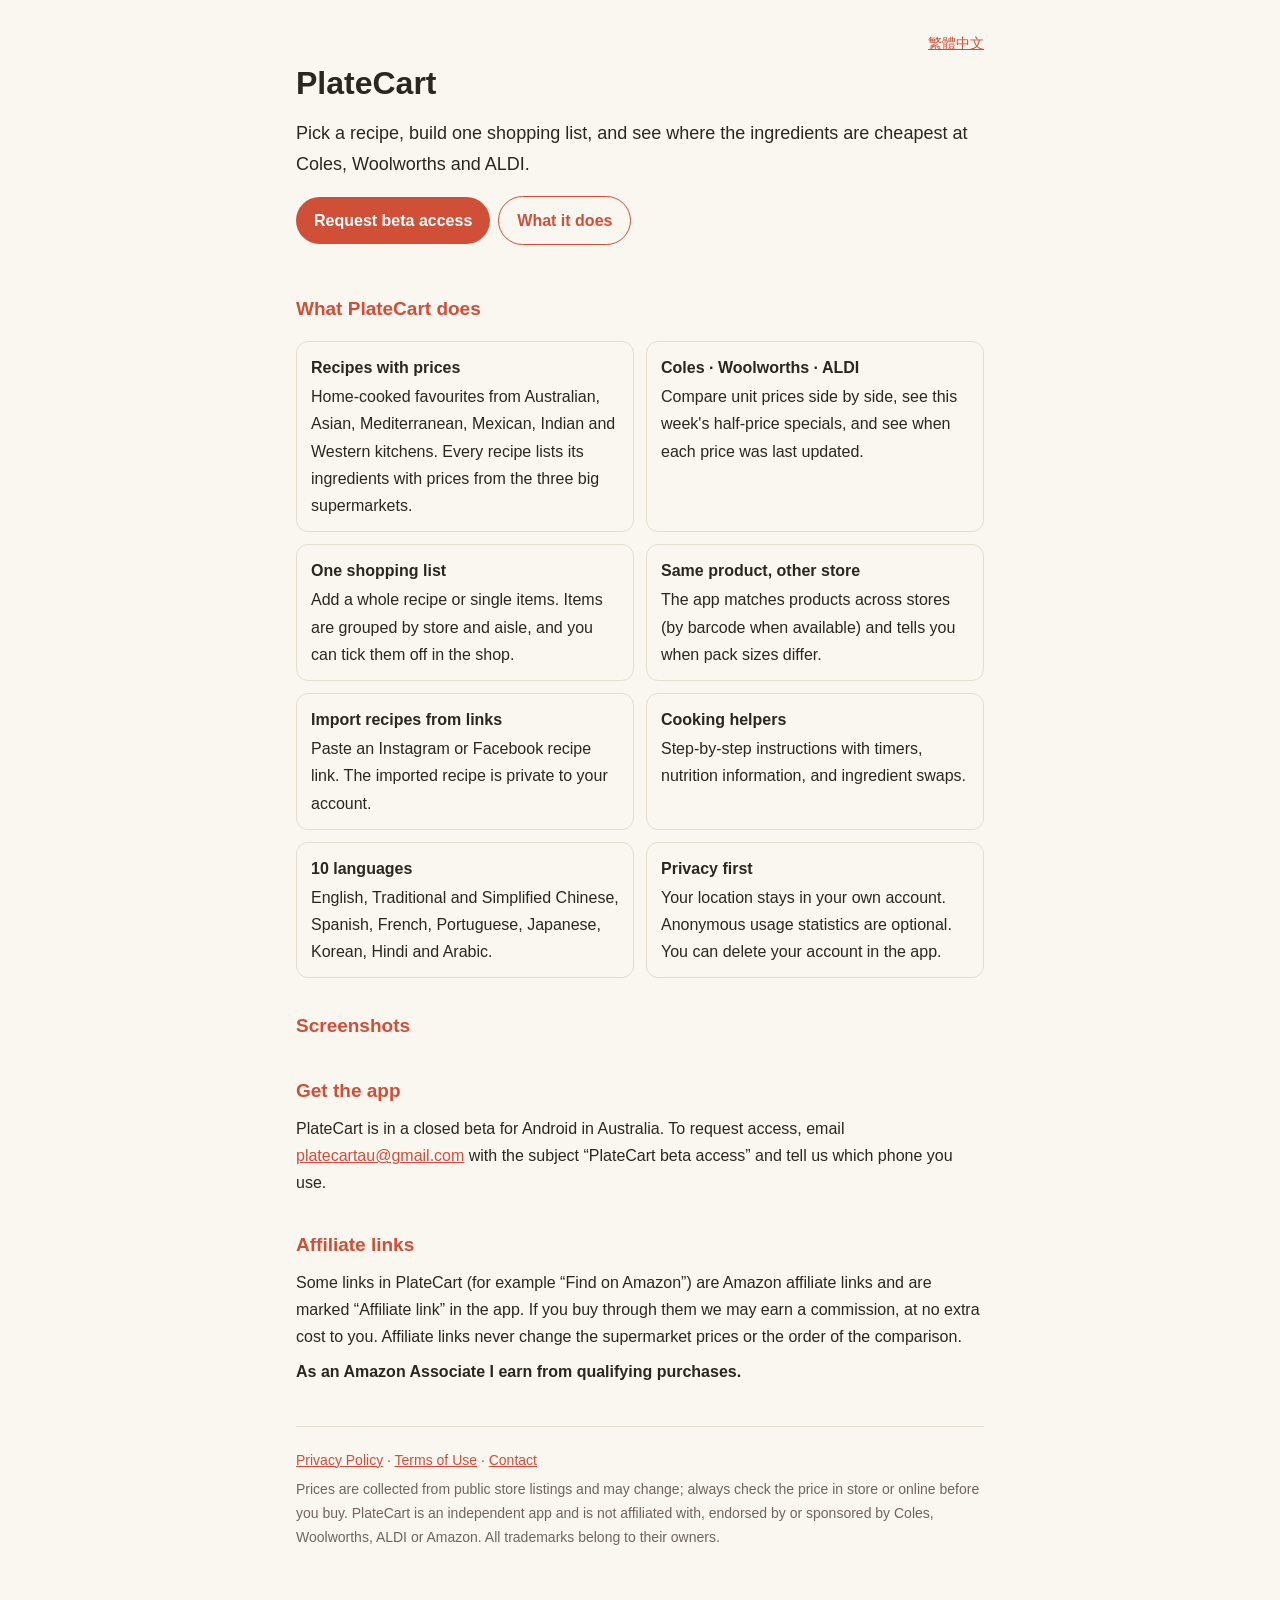
<file: index.html>
<!doctype html>
<html lang="en">
<head>
<meta charset="utf-8">
<meta name="viewport" content="width=device-width, initial-scale=1">
<title>PlateCart – recipes, grocery price comparison and shopping list for Australia</title>
<meta name="description" content="PlateCart turns recipes into a shopping list and compares Coles, Woolworths and ALDI prices, including this week's half-price specials.">
<link rel="stylesheet" href="style.css">
<link rel="alternate" hreflang="zh-Hant" href="index-zh.html">
</head>
<body>
<main>
<p class="lang"><a href="index-zh.html" hreflang="zh-Hant">繁體中文</a></p>

<section class="hero">
<h1>PlateCart</h1>
<p class="lead">Pick a recipe, build one shopping list, and see where the ingredients are cheapest at Coles, Woolworths and ALDI.</p>
<p><a class="btn" href="#beta">Request beta access</a><a class="btn alt" href="#features">What it does</a></p>
</section>

<h2 id="features">What PlateCart does</h2>
<ul class="features">
<li><strong>Recipes with prices</strong>Home-cooked favourites from Australian, Asian, Mediterranean, Mexican, Indian and Western kitchens. Every recipe lists its ingredients with prices from the three big supermarkets.</li>
<li><strong>Coles · Woolworths · ALDI</strong>Compare unit prices side by side, see this week's half-price specials, and see when each price was last updated.</li>
<li><strong>One shopping list</strong>Add a whole recipe or single items. Items are grouped by store and aisle, and you can tick them off in the shop.</li>
<li><strong>Same product, other store</strong>The app matches products across stores (by barcode when available) and tells you when pack sizes differ.</li>
<li><strong>Import recipes from links</strong>Paste an Instagram or Facebook recipe link. The imported recipe is private to your account.</li>
<li><strong>Cooking helpers</strong>Step-by-step instructions with timers, nutrition information, and ingredient swaps.</li>
<li><strong>10 languages</strong>English, Traditional and Simplified Chinese, Spanish, French, Portuguese, Japanese, Korean, Hindi and Arabic.</li>
<li><strong>Privacy first</strong>Your location stays in your own account. Anonymous usage statistics are optional. You can delete your account in the app.</li>
</ul>

<h2>Screenshots</h2>
<div class="shots" id="shots">
<figure><img src="img/home.png" alt="PlateCart home screen" loading="lazy"><figcaption>Recipes</figcaption></figure>
<figure><img src="img/compare.png" alt="Price comparison across Coles, Woolworths and ALDI" loading="lazy"><figcaption>Compare prices</figcaption></figure>
<figure><img src="img/list.png" alt="Shopping list grouped by store" loading="lazy"><figcaption>Shopping list</figcaption></figure>
<figure><img src="img/specials.png" alt="This week's half-price specials" loading="lazy"><figcaption>Half-price specials</figcaption></figure>
</div>

<h2 id="beta">Get the app</h2>
<p>PlateCart is in a closed beta for Android in Australia. To request access, email <a href="mailto:platecartau@gmail.com?subject=PlateCart%20beta%20access">platecartau@gmail.com</a> with the subject “PlateCart beta access” and tell us which phone you use.</p>

<h2>Affiliate links</h2>
<p>Some links in PlateCart (for example “Find on Amazon”) are Amazon affiliate links and are marked “Affiliate link” in the app. If you buy through them we may earn a commission, at no extra cost to you. Affiliate links never change the supermarket prices or the order of the comparison.</p>
<p><strong>As an Amazon Associate I earn from qualifying purchases.</strong></p>

<footer>
<p><a href="privacy-en.html">Privacy Policy</a> · <a href="terms-en.html">Terms of Use</a> · <a href="mailto:platecartau@gmail.com">Contact</a></p>
<p>Prices are collected from public store listings and may change; always check the price in store or online before you buy. PlateCart is an independent app and is not affiliated with, endorsed by or sponsored by Coles, Woolworths, ALDI or Amazon. All trademarks belong to their owners.</p>
</footer>
</main>
<script>
(function () {
  var box = document.getElementById("shots");
  var imgs = box.querySelectorAll("img");
  imgs.forEach(function (img) {
    img.addEventListener("error", function () { img.closest("figure").remove(); });
    img.addEventListener("load", function () { box.classList.add("has"); });
  });
})();
</script>
</body>
</html>
</file>
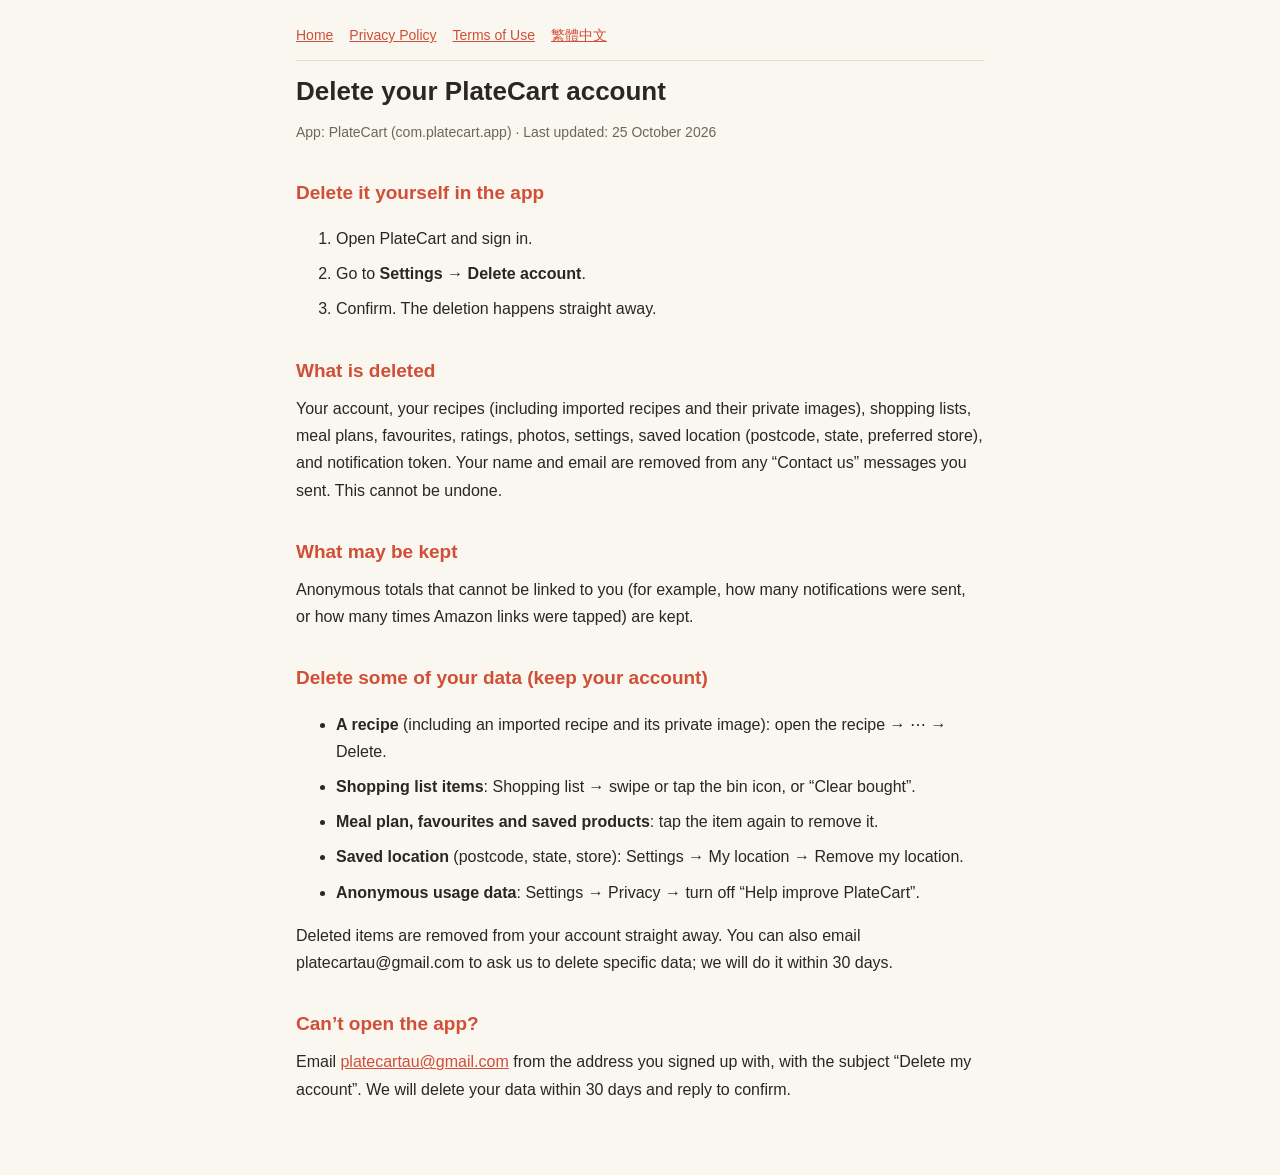
<file: delete-account-en.html>
<!doctype html>
<html lang="en">
<head>
<meta charset="utf-8">
<meta name="viewport" content="width=device-width, initial-scale=1">
<title>Delete your PlateCart account</title>
<link rel="stylesheet" href="style.css">
</head>
<body>
<main>
<nav><a href="index.html">Home</a><a href="privacy-en.html">Privacy Policy</a><a href="terms-en.html">Terms of Use</a><a href="delete-account-zh.html">繁體中文</a></nav>
<h1>Delete your PlateCart account</h1>
<p class="meta">App: PlateCart (com.platecart.app) · Last updated: 25 October 2026</p>

<h2>Delete it yourself in the app</h2>
<ol>
<li>Open PlateCart and sign in.</li>
<li>Go to <strong>Settings → Delete account</strong>.</li>
<li>Confirm. The deletion happens straight away.</li>
</ol>

<h2>What is deleted</h2>
<p>Your account, your recipes (including imported recipes and their private images), shopping lists, meal plans, favourites, ratings, photos, settings, saved location (postcode, state, preferred store), and notification token. Your name and email are removed from any “Contact us” messages you sent. This cannot be undone.</p>

<h2>What may be kept</h2>
<p>Anonymous totals that cannot be linked to you (for example, how many notifications were sent, or how many times Amazon links were tapped) are kept.</p>

<h2 id="delete-some-data">Delete some of your data (keep your account)</h2>
<ul>
<li><strong>A recipe</strong> (including an imported recipe and its private image): open the recipe → ⋯ → Delete.</li>
<li><strong>Shopping list items</strong>: Shopping list → swipe or tap the bin icon, or “Clear bought”.</li>
<li><strong>Meal plan, favourites and saved products</strong>: tap the item again to remove it.</li>
<li><strong>Saved location</strong> (postcode, state, store): Settings → My location → Remove my location.</li>
<li><strong>Anonymous usage data</strong>: Settings → Privacy → turn off “Help improve PlateCart”.</li>
</ul>
<p>Deleted items are removed from your account straight away. You can also email platecartau@gmail.com to ask us to delete specific data; we will do it within 30 days.</p>

<h2>Can’t open the app?</h2>
<p>Email <a href="mailto:platecartau@gmail.com">platecartau@gmail.com</a> from the address you signed up with, with the subject “Delete my account”. We will delete your data within 30 days and reply to confirm.</p>
</main>
</body>
</html>
</file>
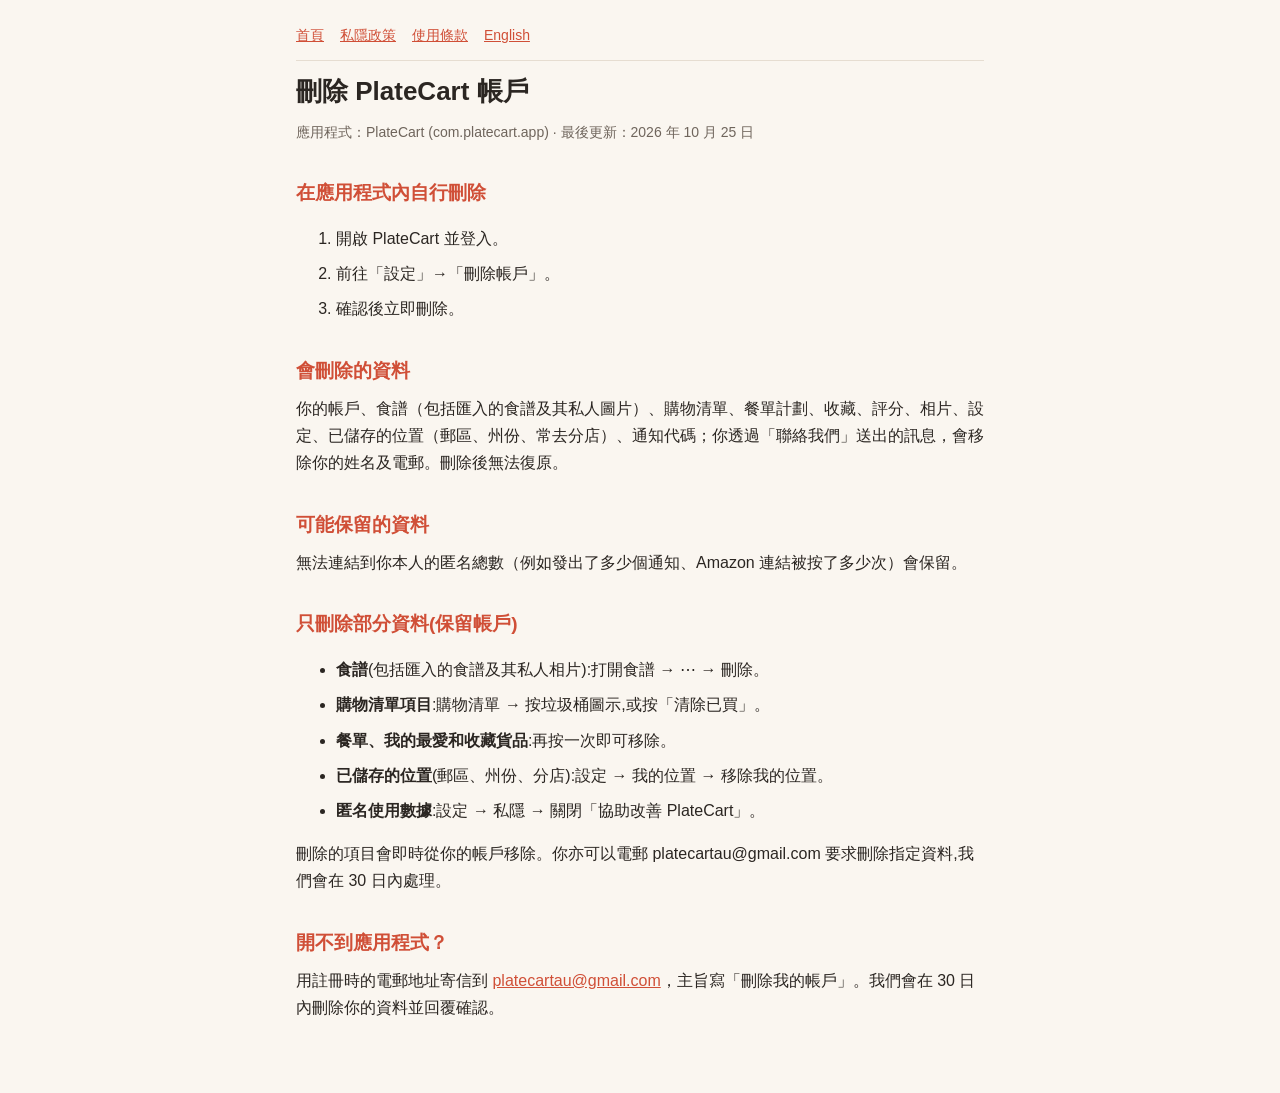
<file: delete-account-zh.html>
<!doctype html>
<html lang="zh-Hant">
<head>
<meta charset="utf-8">
<meta name="viewport" content="width=device-width, initial-scale=1">
<title>刪除 PlateCart 帳戶</title>
<link rel="stylesheet" href="style.css">
</head>
<body>
<main>
<nav><a href="index.html">首頁</a><a href="privacy-zh.html">私隱政策</a><a href="terms-zh.html">使用條款</a><a href="delete-account-en.html">English</a></nav>
<h1>刪除 PlateCart 帳戶</h1>
<p class="meta">應用程式：PlateCart (com.platecart.app) · 最後更新：2026 年 10 月 25 日</p>

<h2>在應用程式內自行刪除</h2>
<ol>
<li>開啟 PlateCart 並登入。</li>
<li>前往「設定」→「刪除帳戶」。</li>
<li>確認後立即刪除。</li>
</ol>

<h2>會刪除的資料</h2>
<p>你的帳戶、食譜（包括匯入的食譜及其私人圖片）、購物清單、餐單計劃、收藏、評分、相片、設定、已儲存的位置（郵區、州份、常去分店）、通知代碼；你透過「聯絡我們」送出的訊息，會移除你的姓名及電郵。刪除後無法復原。</p>

<h2>可能保留的資料</h2>
<p>無法連結到你本人的匿名總數（例如發出了多少個通知、Amazon 連結被按了多少次）會保留。</p>

<h2 id="delete-some-data">只刪除部分資料(保留帳戶)</h2>
<ul>
<li><strong>食譜</strong>(包括匯入的食譜及其私人相片):打開食譜 → ⋯ → 刪除。</li>
<li><strong>購物清單項目</strong>:購物清單 → 按垃圾桶圖示,或按「清除已買」。</li>
<li><strong>餐單、我的最愛和收藏貨品</strong>:再按一次即可移除。</li>
<li><strong>已儲存的位置</strong>(郵區、州份、分店):設定 → 我的位置 → 移除我的位置。</li>
<li><strong>匿名使用數據</strong>:設定 → 私隱 → 關閉「協助改善 PlateCart」。</li>
</ul>
<p>刪除的項目會即時從你的帳戶移除。你亦可以電郵 platecartau@gmail.com 要求刪除指定資料,我們會在 30 日內處理。</p>

<h2>開不到應用程式？</h2>
<p>用註冊時的電郵地址寄信到 <a href="mailto:platecartau@gmail.com">platecartau@gmail.com</a>，主旨寫「刪除我的帳戶」。我們會在 30 日內刪除你的資料並回覆確認。</p>
</main>
</body>
</html>
</file>
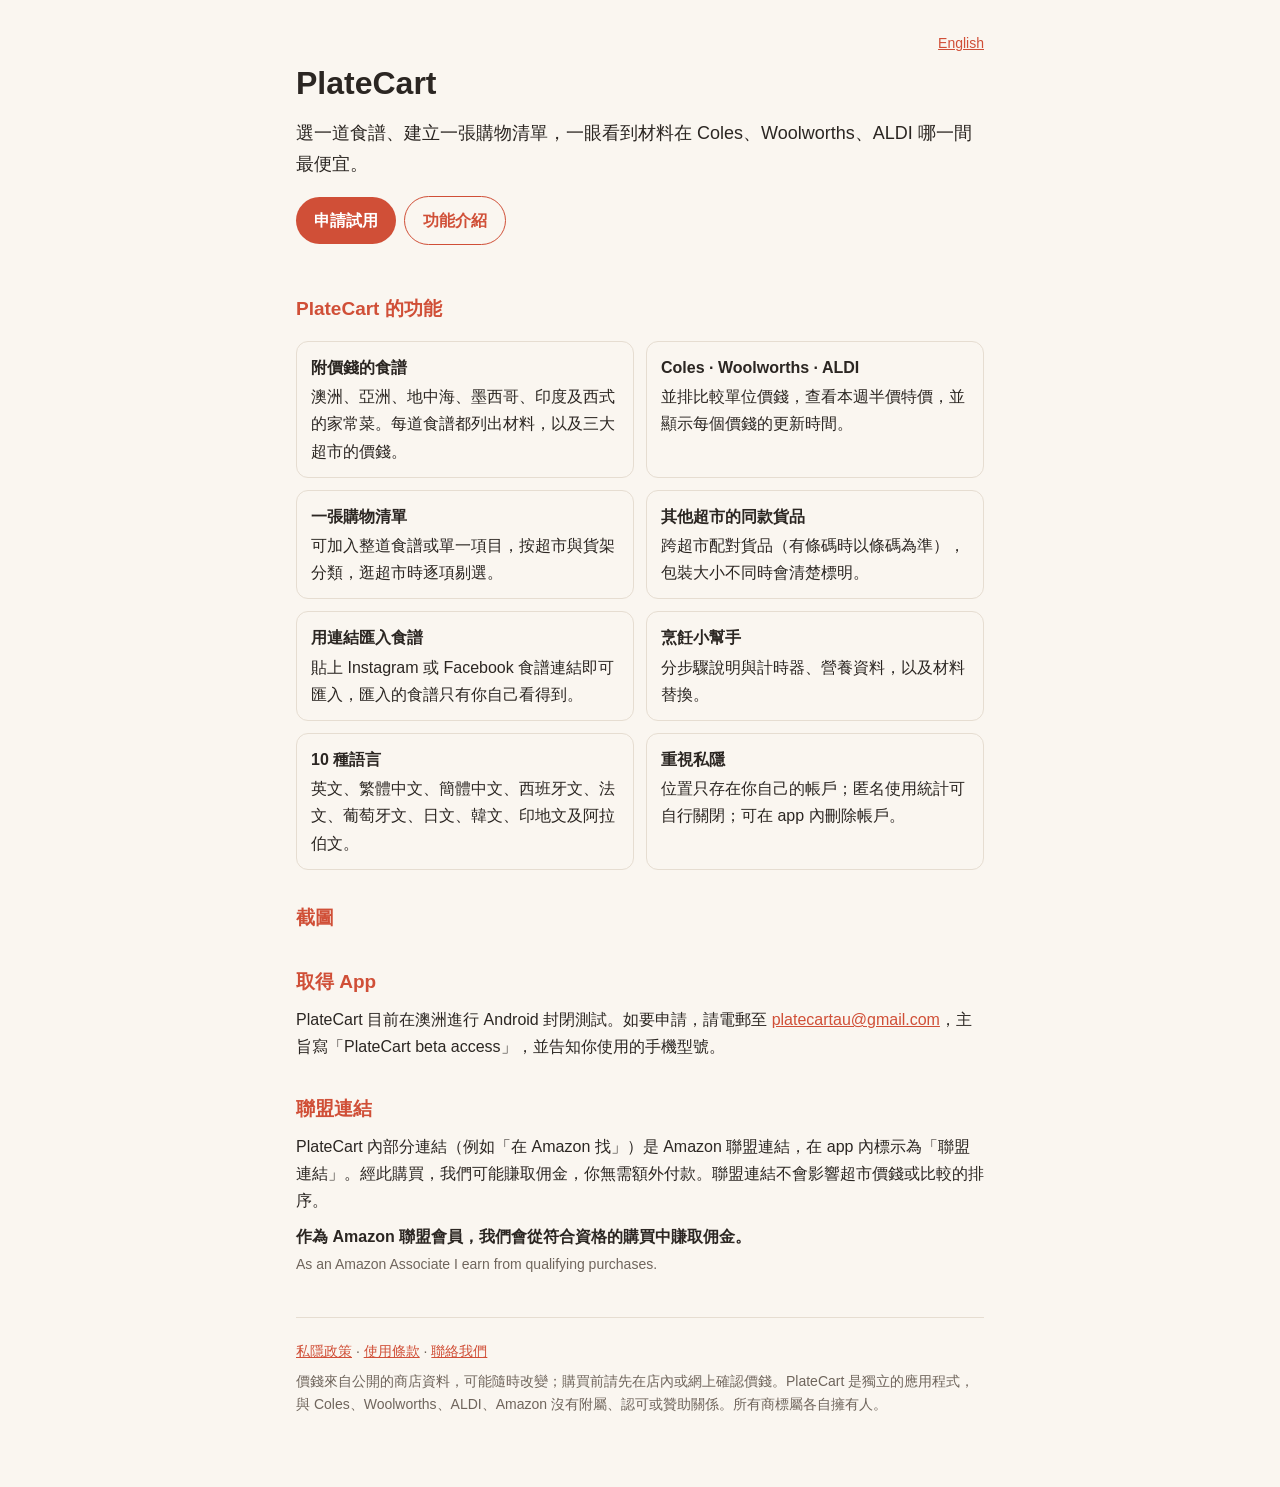
<file: index-zh.html>
<!doctype html>
<html lang="zh-Hant">
<head>
<meta charset="utf-8">
<meta name="viewport" content="width=device-width, initial-scale=1">
<title>PlateCart – 食譜、超市格價與購物清單（澳洲）</title>
<meta name="description" content="PlateCart 把食譜變成購物清單，並比較 Coles、Woolworths、ALDI 的價錢，包括每週半價特價。">
<link rel="stylesheet" href="style.css">
<link rel="alternate" hreflang="en" href="index.html">
</head>
<body>
<main>
<p class="lang"><a href="index.html" hreflang="en">English</a></p>

<section class="hero">
<h1>PlateCart</h1>
<p class="lead">選一道食譜、建立一張購物清單，一眼看到材料在 Coles、Woolworths、ALDI 哪一間最便宜。</p>
<p><a class="btn" href="#beta">申請試用</a><a class="btn alt" href="#features">功能介紹</a></p>
</section>

<h2 id="features">PlateCart 的功能</h2>
<ul class="features">
<li><strong>附價錢的食譜</strong>澳洲、亞洲、地中海、墨西哥、印度及西式的家常菜。每道食譜都列出材料，以及三大超市的價錢。</li>
<li><strong>Coles · Woolworths · ALDI</strong>並排比較單位價錢，查看本週半價特價，並顯示每個價錢的更新時間。</li>
<li><strong>一張購物清單</strong>可加入整道食譜或單一項目，按超市與貨架分類，逛超市時逐項剔選。</li>
<li><strong>其他超市的同款貨品</strong>跨超市配對貨品（有條碼時以條碼為準），包裝大小不同時會清楚標明。</li>
<li><strong>用連結匯入食譜</strong>貼上 Instagram 或 Facebook 食譜連結即可匯入，匯入的食譜只有你自己看得到。</li>
<li><strong>烹飪小幫手</strong>分步驟說明與計時器、營養資料，以及材料替換。</li>
<li><strong>10 種語言</strong>英文、繁體中文、簡體中文、西班牙文、法文、葡萄牙文、日文、韓文、印地文及阿拉伯文。</li>
<li><strong>重視私隱</strong>位置只存在你自己的帳戶；匿名使用統計可自行關閉；可在 app 內刪除帳戶。</li>
</ul>

<h2>截圖</h2>
<div class="shots" id="shots">
<figure><img src="img/home.png" alt="PlateCart 首頁" loading="lazy"><figcaption>食譜</figcaption></figure>
<figure><img src="img/compare.png" alt="Coles、Woolworths、ALDI 價錢比較" loading="lazy"><figcaption>價錢比較</figcaption></figure>
<figure><img src="img/list.png" alt="按超市分類的購物清單" loading="lazy"><figcaption>購物清單</figcaption></figure>
<figure><img src="img/specials.png" alt="本週半價特價" loading="lazy"><figcaption>半價特價</figcaption></figure>
</div>

<h2 id="beta">取得 App</h2>
<p>PlateCart 目前在澳洲進行 Android 封閉測試。如要申請，請電郵至 <a href="mailto:platecartau@gmail.com?subject=PlateCart%20beta%20access">platecartau@gmail.com</a>，主旨寫「PlateCart beta access」，並告知你使用的手機型號。</p>

<h2>聯盟連結</h2>
<p>PlateCart 內部分連結（例如「在 Amazon 找」）是 Amazon 聯盟連結，在 app 內標示為「聯盟連結」。經此購買，我們可能賺取佣金，你無需額外付款。聯盟連結不會影響超市價錢或比較的排序。</p>
<p><strong>作為 Amazon 聯盟會員，我們會從符合資格的購買中賺取佣金。</strong><br>
<span class="meta">As an Amazon Associate I earn from qualifying purchases.</span></p>

<footer>
<p><a href="privacy-zh.html">私隱政策</a> · <a href="terms-zh.html">使用條款</a> · <a href="mailto:platecartau@gmail.com">聯絡我們</a></p>
<p>價錢來自公開的商店資料，可能隨時改變；購買前請先在店內或網上確認價錢。PlateCart 是獨立的應用程式，與 Coles、Woolworths、ALDI、Amazon 沒有附屬、認可或贊助關係。所有商標屬各自擁有人。</p>
</footer>
</main>
<script>
(function () {
  var box = document.getElementById("shots");
  var imgs = box.querySelectorAll("img");
  imgs.forEach(function (img) {
    img.addEventListener("error", function () { img.closest("figure").remove(); });
    img.addEventListener("load", function () { box.classList.add("has"); });
  });
})();
</script>
</body>
</html>
</file>
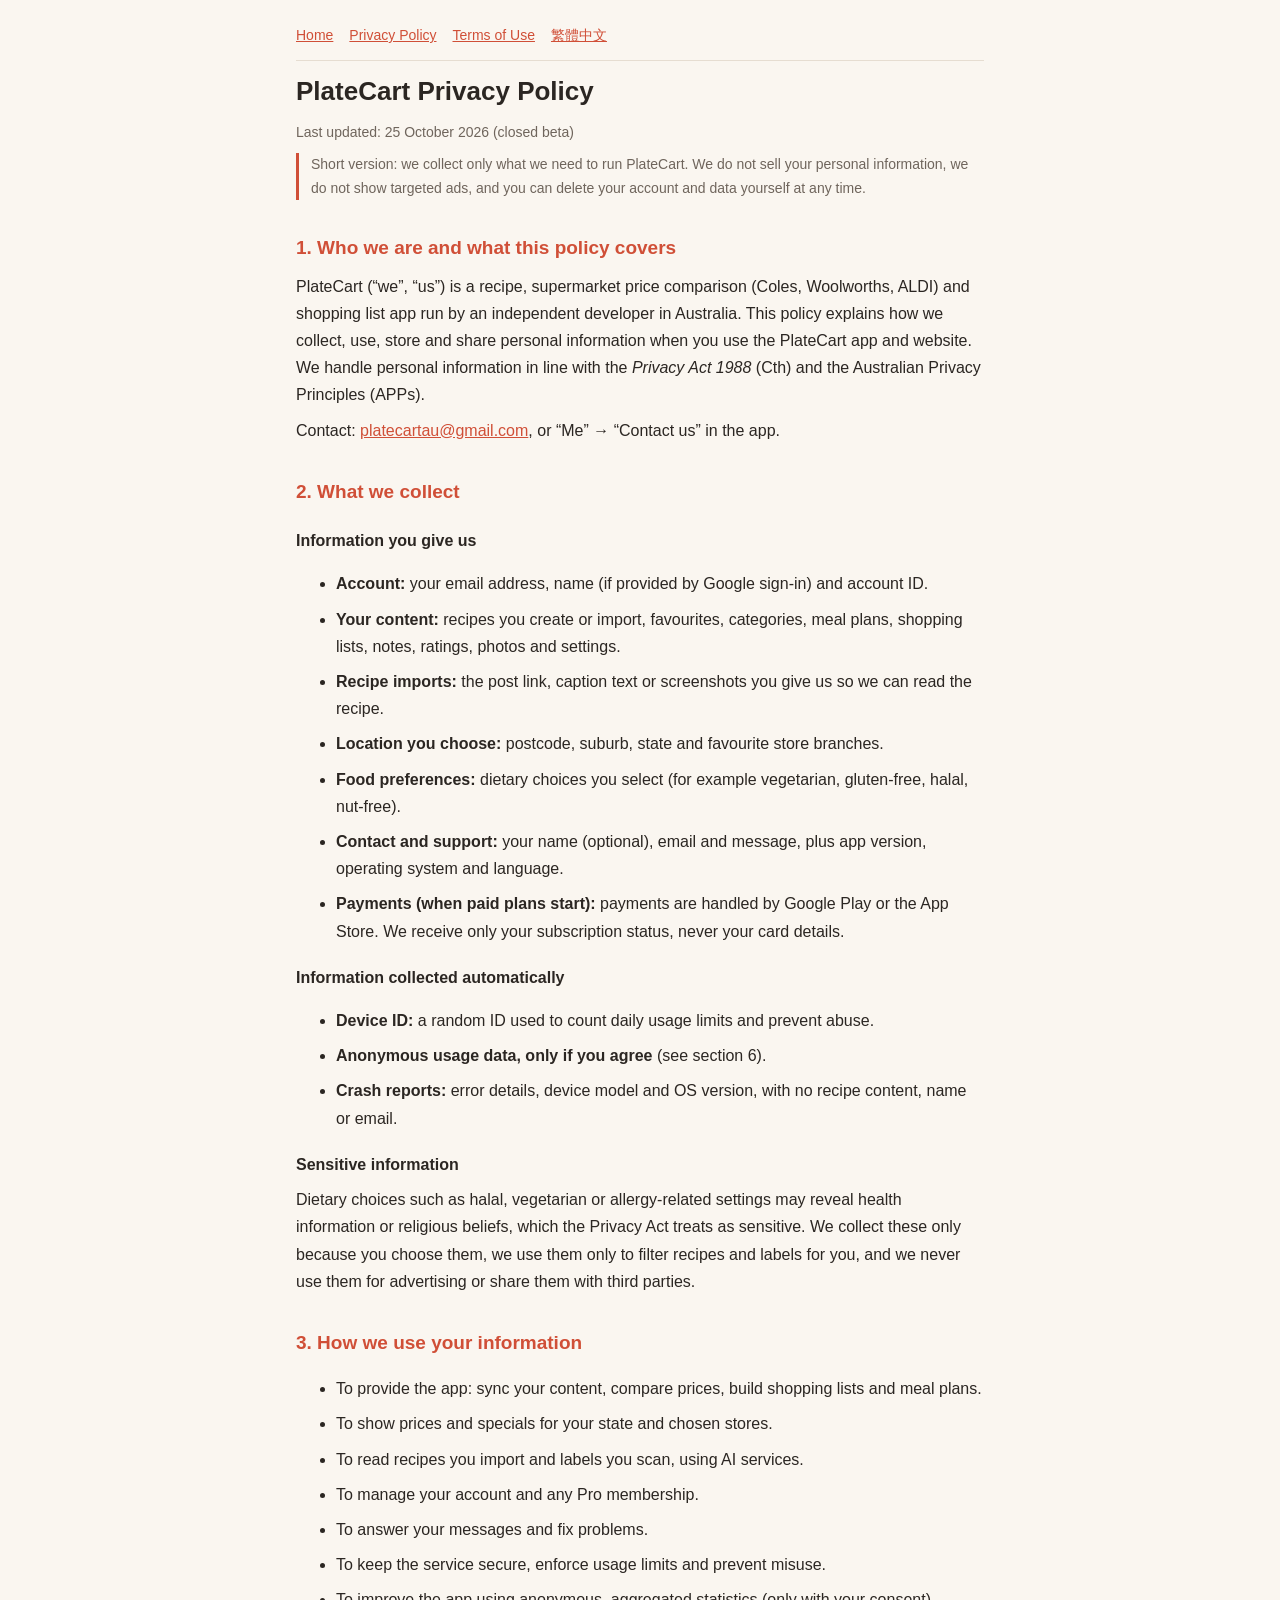
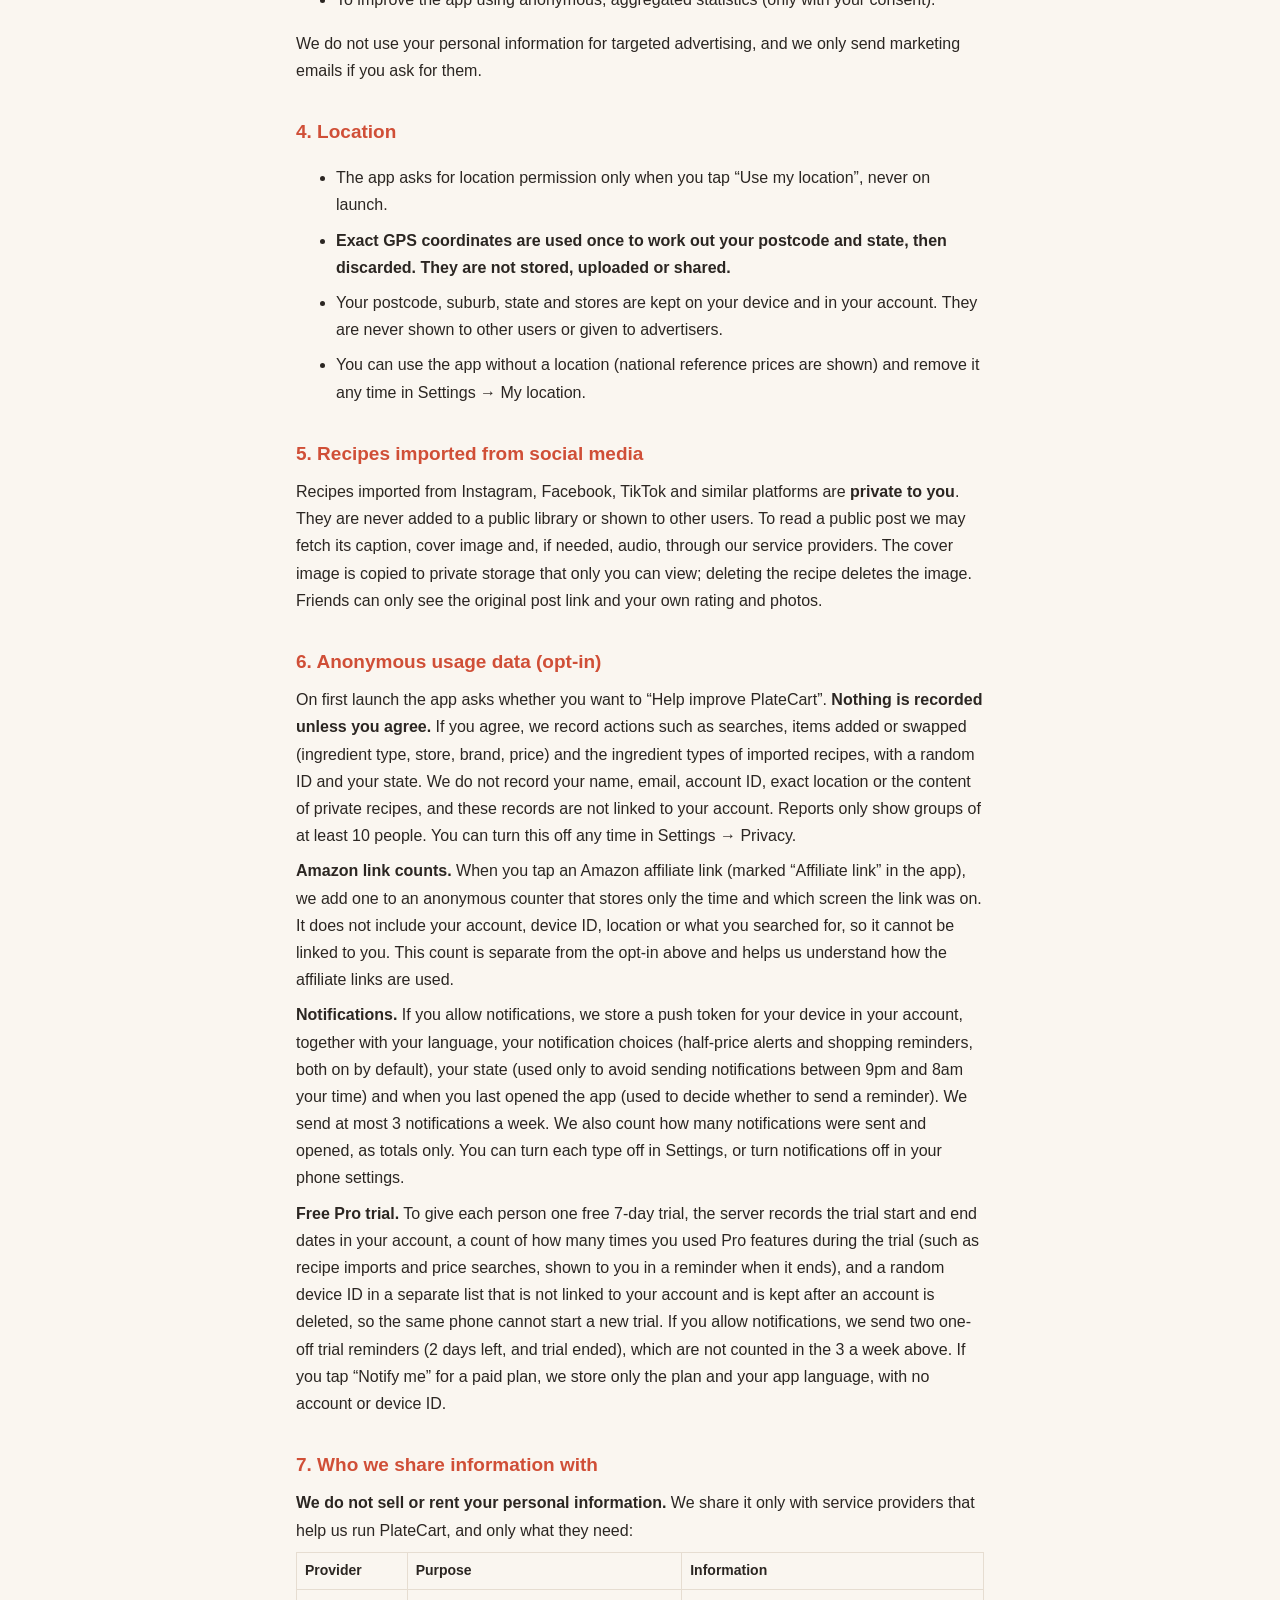
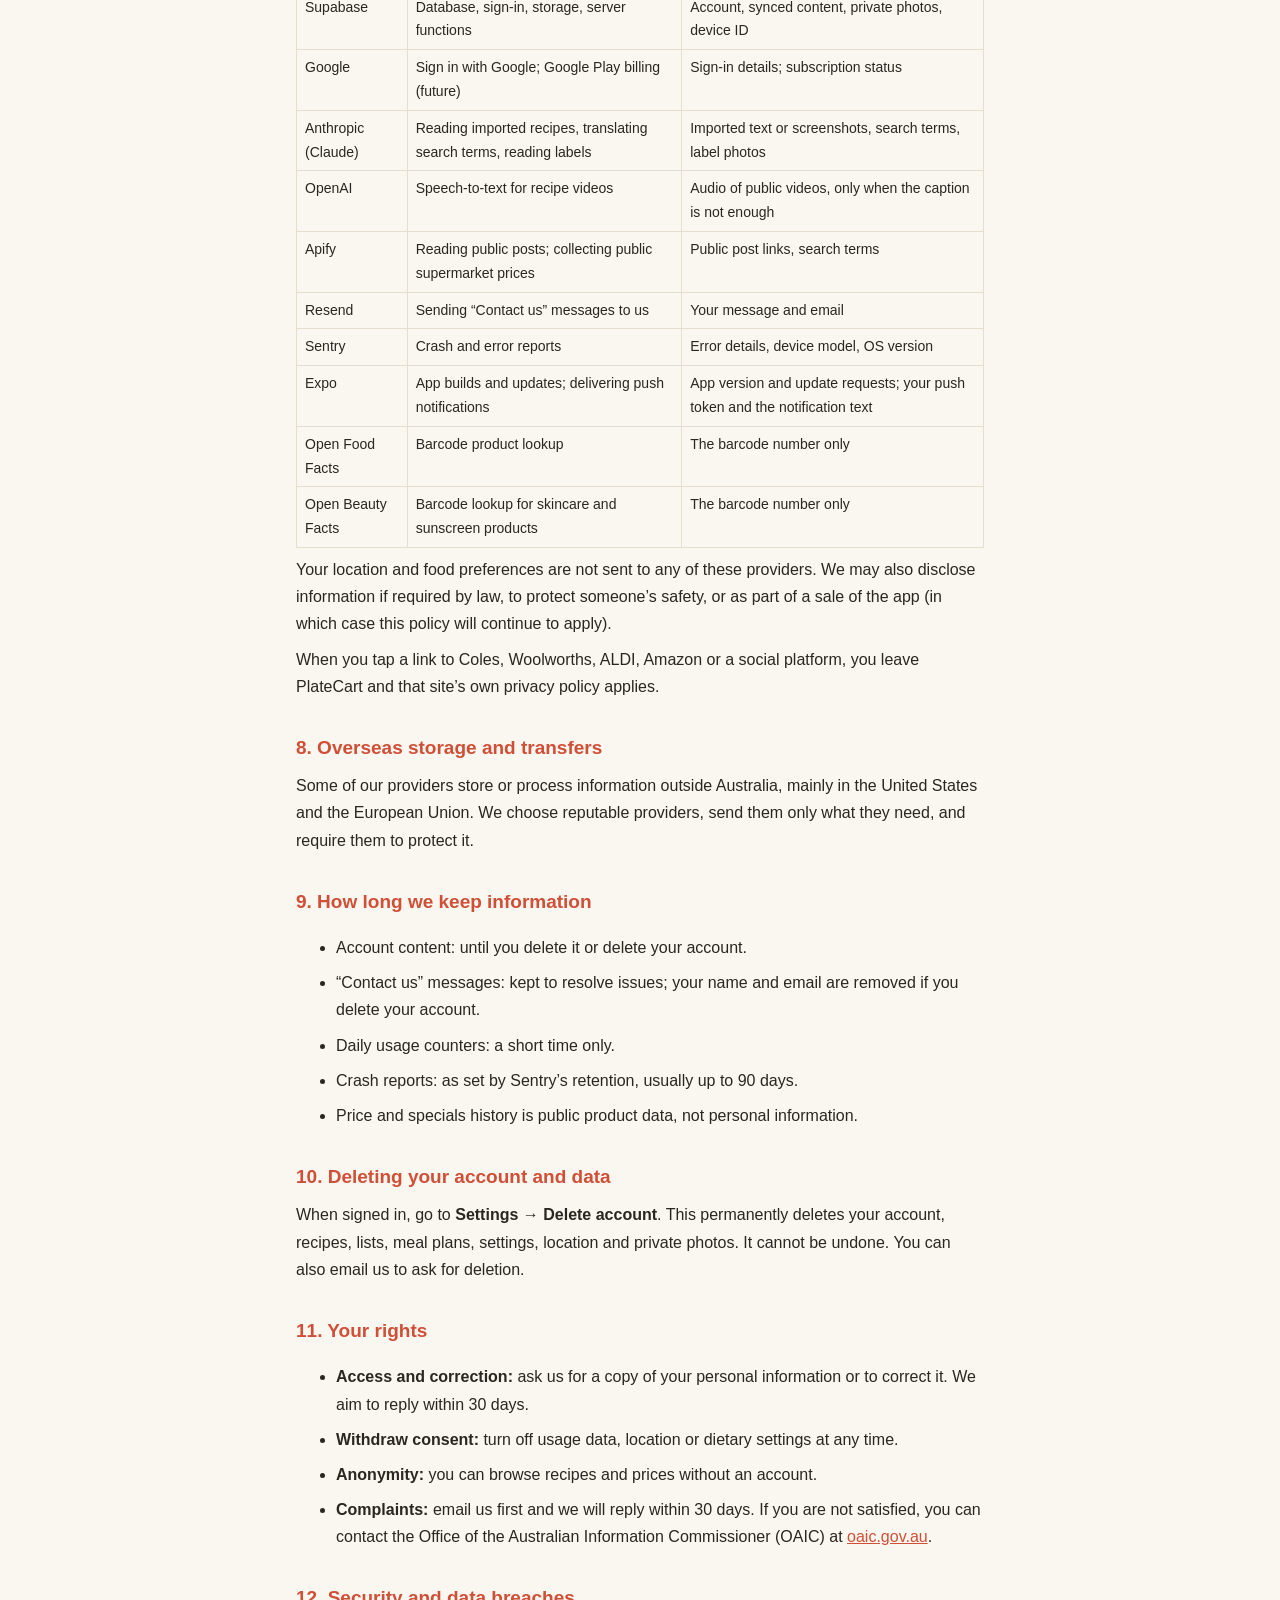
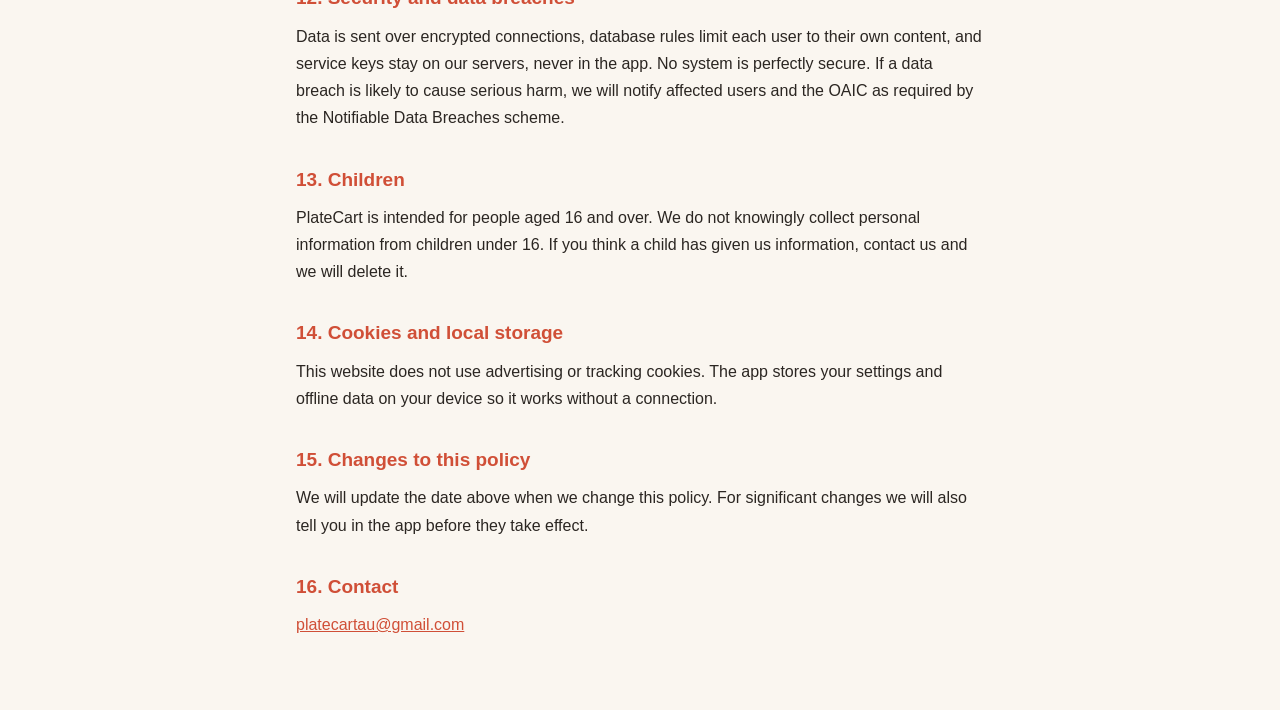
<file: privacy-en.html>
<!doctype html>
<html lang="en">
<head>
<meta charset="utf-8">
<meta name="viewport" content="width=device-width, initial-scale=1">
<title>PlateCart Privacy Policy</title>
<link rel="stylesheet" href="style.css">
</head>
<body>
<main>
<nav><a href="index.html">Home</a><a href="privacy-en.html">Privacy Policy</a><a href="terms-en.html">Terms of Use</a><a href="privacy-zh.html">繁體中文</a></nav>
<h1>PlateCart Privacy Policy</h1>
<p class="meta">Last updated: 25 October 2026 (closed beta)</p>
<p class="note">Short version: we collect only what we need to run PlateCart. We do not sell your personal information, we do not show targeted ads, and you can delete your account and data yourself at any time.</p>

<h2>1. Who we are and what this policy covers</h2>
<p>PlateCart (“we”, “us”) is a recipe, supermarket price comparison (Coles, Woolworths, ALDI) and shopping list app run by an independent developer in Australia. This policy explains how we collect, use, store and share personal information when you use the PlateCart app and website. We handle personal information in line with the <em>Privacy Act 1988</em> (Cth) and the Australian Privacy Principles (APPs).</p>
<p>Contact: <a href="mailto:platecartau@gmail.com">platecartau@gmail.com</a>, or “Me” → “Contact us” in the app.</p>

<h2>2. What we collect</h2>
<h3>Information you give us</h3>
<ul>
<li><strong>Account:</strong> your email address, name (if provided by Google sign-in) and account ID.</li>
<li><strong>Your content:</strong> recipes you create or import, favourites, categories, meal plans, shopping lists, notes, ratings, photos and settings.</li>
<li><strong>Recipe imports:</strong> the post link, caption text or screenshots you give us so we can read the recipe.</li>
<li><strong>Location you choose:</strong> postcode, suburb, state and favourite store branches.</li>
<li><strong>Food preferences:</strong> dietary choices you select (for example vegetarian, gluten-free, halal, nut-free).</li>
<li><strong>Contact and support:</strong> your name (optional), email and message, plus app version, operating system and language.</li>
<li><strong>Payments (when paid plans start):</strong> payments are handled by Google Play or the App Store. We receive only your subscription status, never your card details.</li>
</ul>
<h3>Information collected automatically</h3>
<ul>
<li><strong>Device ID:</strong> a random ID used to count daily usage limits and prevent abuse.</li>
<li><strong>Anonymous usage data, only if you agree</strong> (see section 6).</li>
<li><strong>Crash reports:</strong> error details, device model and OS version, with no recipe content, name or email.</li>
</ul>
<h3>Sensitive information</h3>
<p>Dietary choices such as halal, vegetarian or allergy-related settings may reveal health information or religious beliefs, which the Privacy Act treats as sensitive. We collect these only because you choose them, we use them only to filter recipes and labels for you, and we never use them for advertising or share them with third parties.</p>

<h2>3. How we use your information</h2>
<ul>
<li>To provide the app: sync your content, compare prices, build shopping lists and meal plans.</li>
<li>To show prices and specials for your state and chosen stores.</li>
<li>To read recipes you import and labels you scan, using AI services.</li>
<li>To manage your account and any Pro membership.</li>
<li>To answer your messages and fix problems.</li>
<li>To keep the service secure, enforce usage limits and prevent misuse.</li>
<li>To improve the app using anonymous, aggregated statistics (only with your consent).</li>
</ul>
<p>We do not use your personal information for targeted advertising, and we only send marketing emails if you ask for them.</p>

<h2>4. Location</h2>
<ul>
<li>The app asks for location permission only when you tap “Use my location”, never on launch.</li>
<li><strong>Exact GPS coordinates are used once to work out your postcode and state, then discarded. They are not stored, uploaded or shared.</strong></li>
<li>Your postcode, suburb, state and stores are kept on your device and in your account. They are never shown to other users or given to advertisers.</li>
<li>You can use the app without a location (national reference prices are shown) and remove it any time in Settings → My location.</li>
</ul>

<h2>5. Recipes imported from social media</h2>
<p>Recipes imported from Instagram, Facebook, TikTok and similar platforms are <strong>private to you</strong>. They are never added to a public library or shown to other users. To read a public post we may fetch its caption, cover image and, if needed, audio, through our service providers. The cover image is copied to private storage that only you can view; deleting the recipe deletes the image. Friends can only see the original post link and your own rating and photos.</p>

<h2>6. Anonymous usage data (opt-in)</h2>
<p>On first launch the app asks whether you want to “Help improve PlateCart”. <strong>Nothing is recorded unless you agree.</strong> If you agree, we record actions such as searches, items added or swapped (ingredient type, store, brand, price) and the ingredient types of imported recipes, with a random ID and your state. We do not record your name, email, account ID, exact location or the content of private recipes, and these records are not linked to your account. Reports only show groups of at least 10 people. You can turn this off any time in Settings → Privacy.</p>
<p><strong>Amazon link counts.</strong> When you tap an Amazon affiliate link (marked “Affiliate link” in the app), we add one to an anonymous counter that stores only the time and which screen the link was on. It does not include your account, device ID, location or what you searched for, so it cannot be linked to you. This count is separate from the opt-in above and helps us understand how the affiliate links are used.</p>
<p><strong>Notifications.</strong> If you allow notifications, we store a push token for your device in your account, together with your language, your notification choices (half-price alerts and shopping reminders, both on by default), your state (used only to avoid sending notifications between 9pm and 8am your time) and when you last opened the app (used to decide whether to send a reminder). We send at most 3 notifications a week. We also count how many notifications were sent and opened, as totals only. You can turn each type off in Settings, or turn notifications off in your phone settings.</p>
<p><strong>Free Pro trial.</strong> To give each person one free 7-day trial, the server records the trial start and end dates in your account, a count of how many times you used Pro features during the trial (such as recipe imports and price searches, shown to you in a reminder when it ends), and a random device ID in a separate list that is not linked to your account and is kept after an account is deleted, so the same phone cannot start a new trial. If you allow notifications, we send two one-off trial reminders (2 days left, and trial ended), which are not counted in the 3 a week above. If you tap “Notify me” for a paid plan, we store only the plan and your app language, with no account or device ID.</p>

<h2>7. Who we share information with</h2>
<p><strong>We do not sell or rent your personal information.</strong> We share it only with service providers that help us run PlateCart, and only what they need:</p>
<table>
<tr><th>Provider</th><th>Purpose</th><th>Information</th></tr>
<tr><td>Supabase</td><td>Database, sign-in, storage, server functions</td><td>Account, synced content, private photos, device ID</td></tr>
<tr><td>Google</td><td>Sign in with Google; Google Play billing (future)</td><td>Sign-in details; subscription status</td></tr>
<tr><td>Anthropic (Claude)</td><td>Reading imported recipes, translating search terms, reading labels</td><td>Imported text or screenshots, search terms, label photos</td></tr>
<tr><td>OpenAI</td><td>Speech-to-text for recipe videos</td><td>Audio of public videos, only when the caption is not enough</td></tr>
<tr><td>Apify</td><td>Reading public posts; collecting public supermarket prices</td><td>Public post links, search terms</td></tr>
<tr><td>Resend</td><td>Sending “Contact us” messages to us</td><td>Your message and email</td></tr>
<tr><td>Sentry</td><td>Crash and error reports</td><td>Error details, device model, OS version</td></tr>
<tr><td>Expo</td><td>App builds and updates; delivering push notifications</td><td>App version and update requests; your push token and the notification text</td></tr>
<tr><td>Open Food Facts</td><td>Barcode product lookup</td><td>The barcode number only</td></tr>
<tr><td>Open Beauty Facts</td><td>Barcode lookup for skincare and sunscreen products</td><td>The barcode number only</td></tr>
</table>
<p>Your location and food preferences are not sent to any of these providers. We may also disclose information if required by law, to protect someone’s safety, or as part of a sale of the app (in which case this policy will continue to apply).</p>
<p>When you tap a link to Coles, Woolworths, ALDI, Amazon or a social platform, you leave PlateCart and that site’s own privacy policy applies.</p>

<h2>8. Overseas storage and transfers</h2>
<p>Some of our providers store or process information outside Australia, mainly in the United States and the European Union. We choose reputable providers, send them only what they need, and require them to protect it.</p>

<h2>9. How long we keep information</h2>
<ul>
<li>Account content: until you delete it or delete your account.</li>
<li>“Contact us” messages: kept to resolve issues; your name and email are removed if you delete your account.</li>
<li>Daily usage counters: a short time only.</li>
<li>Crash reports: as set by Sentry’s retention, usually up to 90 days.</li>
<li>Price and specials history is public product data, not personal information.</li>
</ul>

<h2>10. Deleting your account and data</h2>
<p>When signed in, go to <strong>Settings → Delete account</strong>. This permanently deletes your account, recipes, lists, meal plans, settings, location and private photos. It cannot be undone. You can also email us to ask for deletion.</p>

<h2>11. Your rights</h2>
<ul>
<li><strong>Access and correction:</strong> ask us for a copy of your personal information or to correct it. We aim to reply within 30 days.</li>
<li><strong>Withdraw consent:</strong> turn off usage data, location or dietary settings at any time.</li>
<li><strong>Anonymity:</strong> you can browse recipes and prices without an account.</li>
<li><strong>Complaints:</strong> email us first and we will reply within 30 days. If you are not satisfied, you can contact the Office of the Australian Information Commissioner (OAIC) at <a href="https://www.oaic.gov.au">oaic.gov.au</a>.</li>
</ul>

<h2>12. Security and data breaches</h2>
<p>Data is sent over encrypted connections, database rules limit each user to their own content, and service keys stay on our servers, never in the app. No system is perfectly secure. If a data breach is likely to cause serious harm, we will notify affected users and the OAIC as required by the Notifiable Data Breaches scheme.</p>

<h2>13. Children</h2>
<p>PlateCart is intended for people aged 16 and over. We do not knowingly collect personal information from children under 16. If you think a child has given us information, contact us and we will delete it.</p>

<h2>14. Cookies and local storage</h2>
<p>This website does not use advertising or tracking cookies. The app stores your settings and offline data on your device so it works without a connection.</p>

<h2>15. Changes to this policy</h2>
<p>We will update the date above when we change this policy. For significant changes we will also tell you in the app before they take effect.</p>

<h2>16. Contact</h2>
<p><a href="mailto:platecartau@gmail.com">platecartau@gmail.com</a></p>
</main>
</body>
</html>
</file>
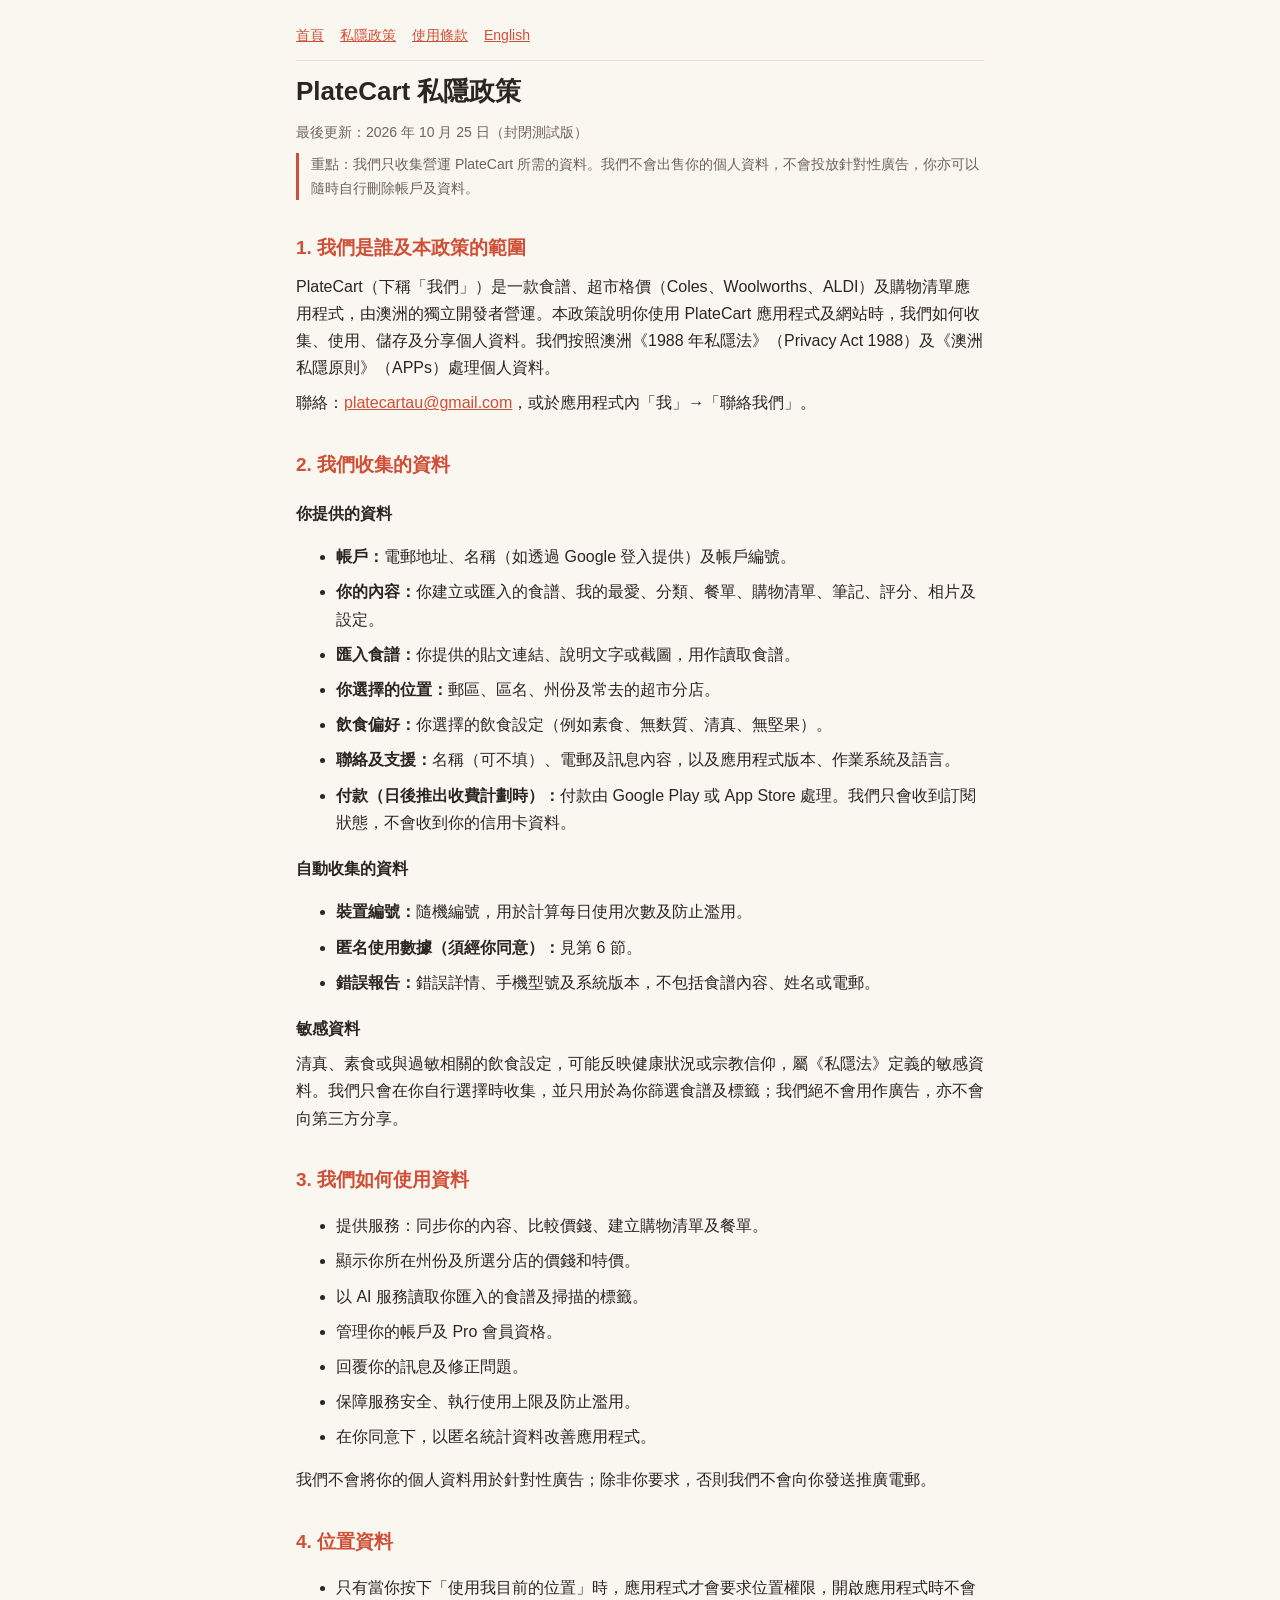
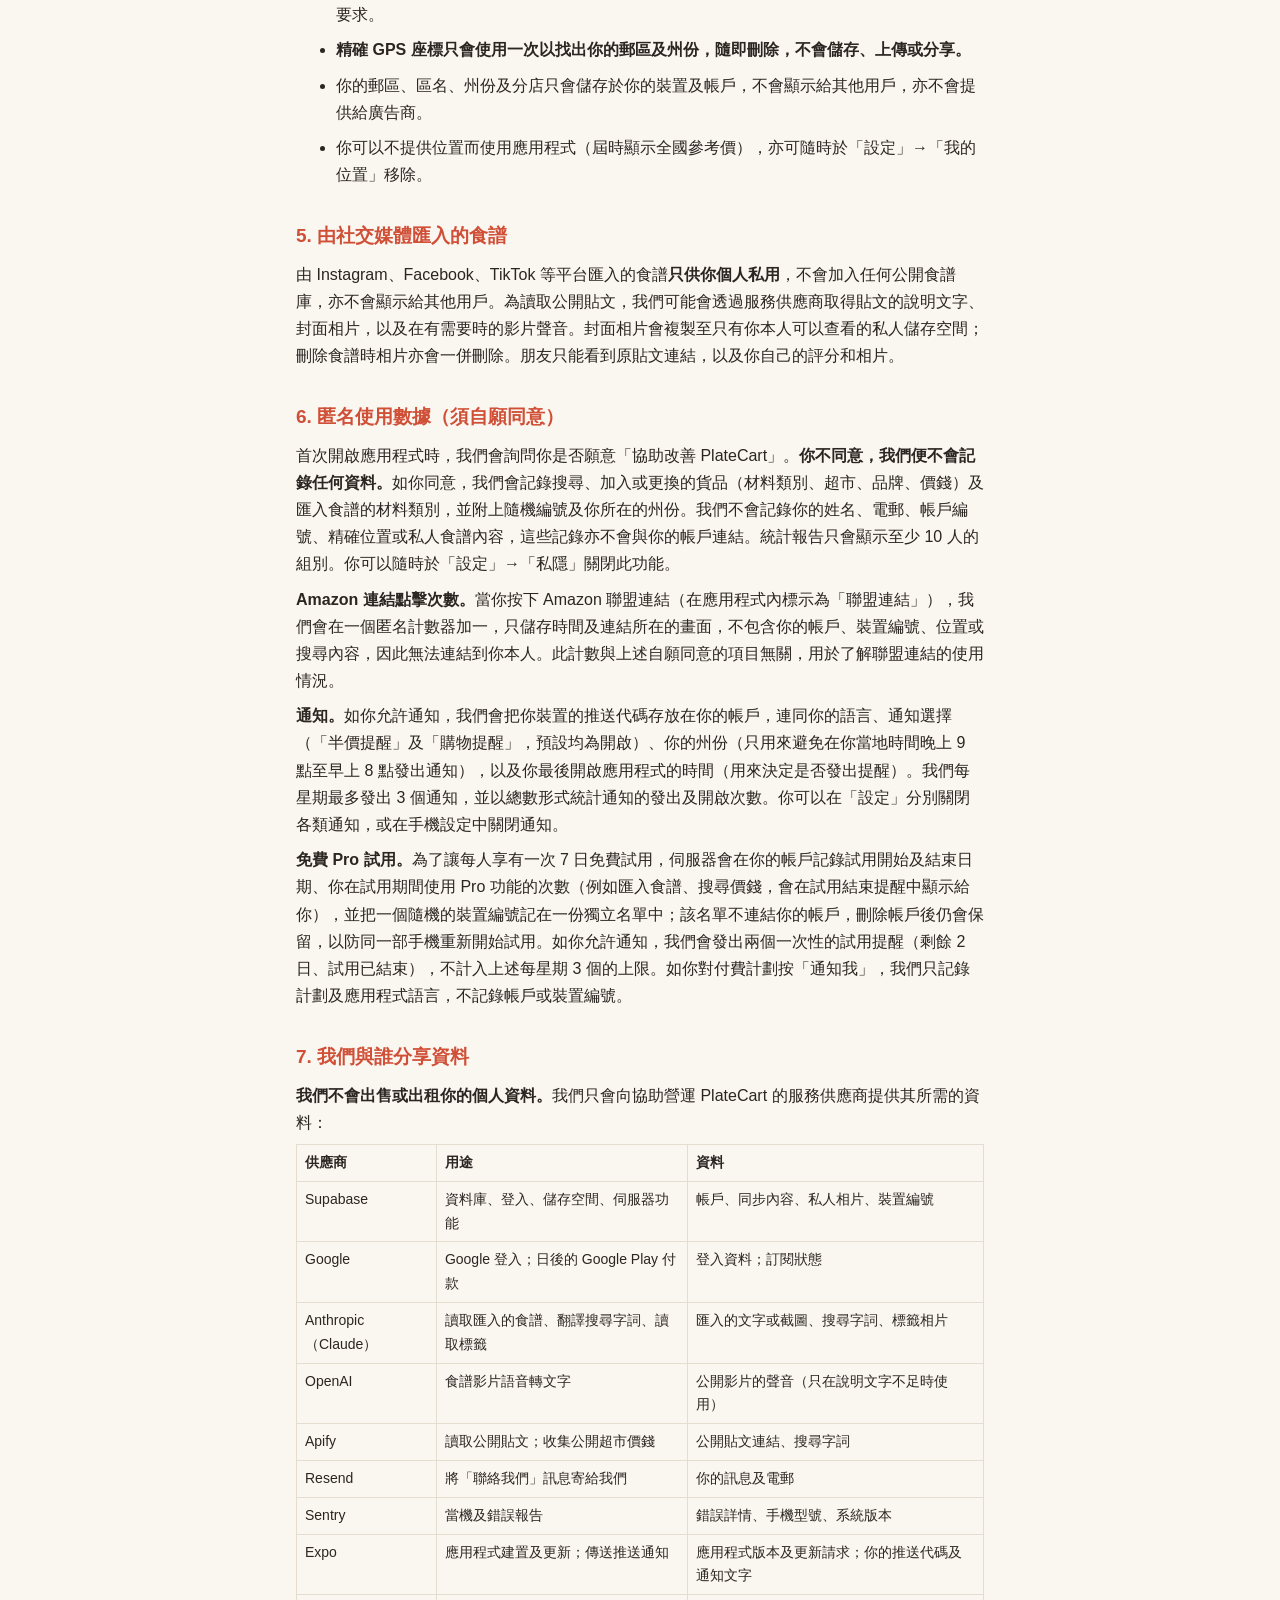
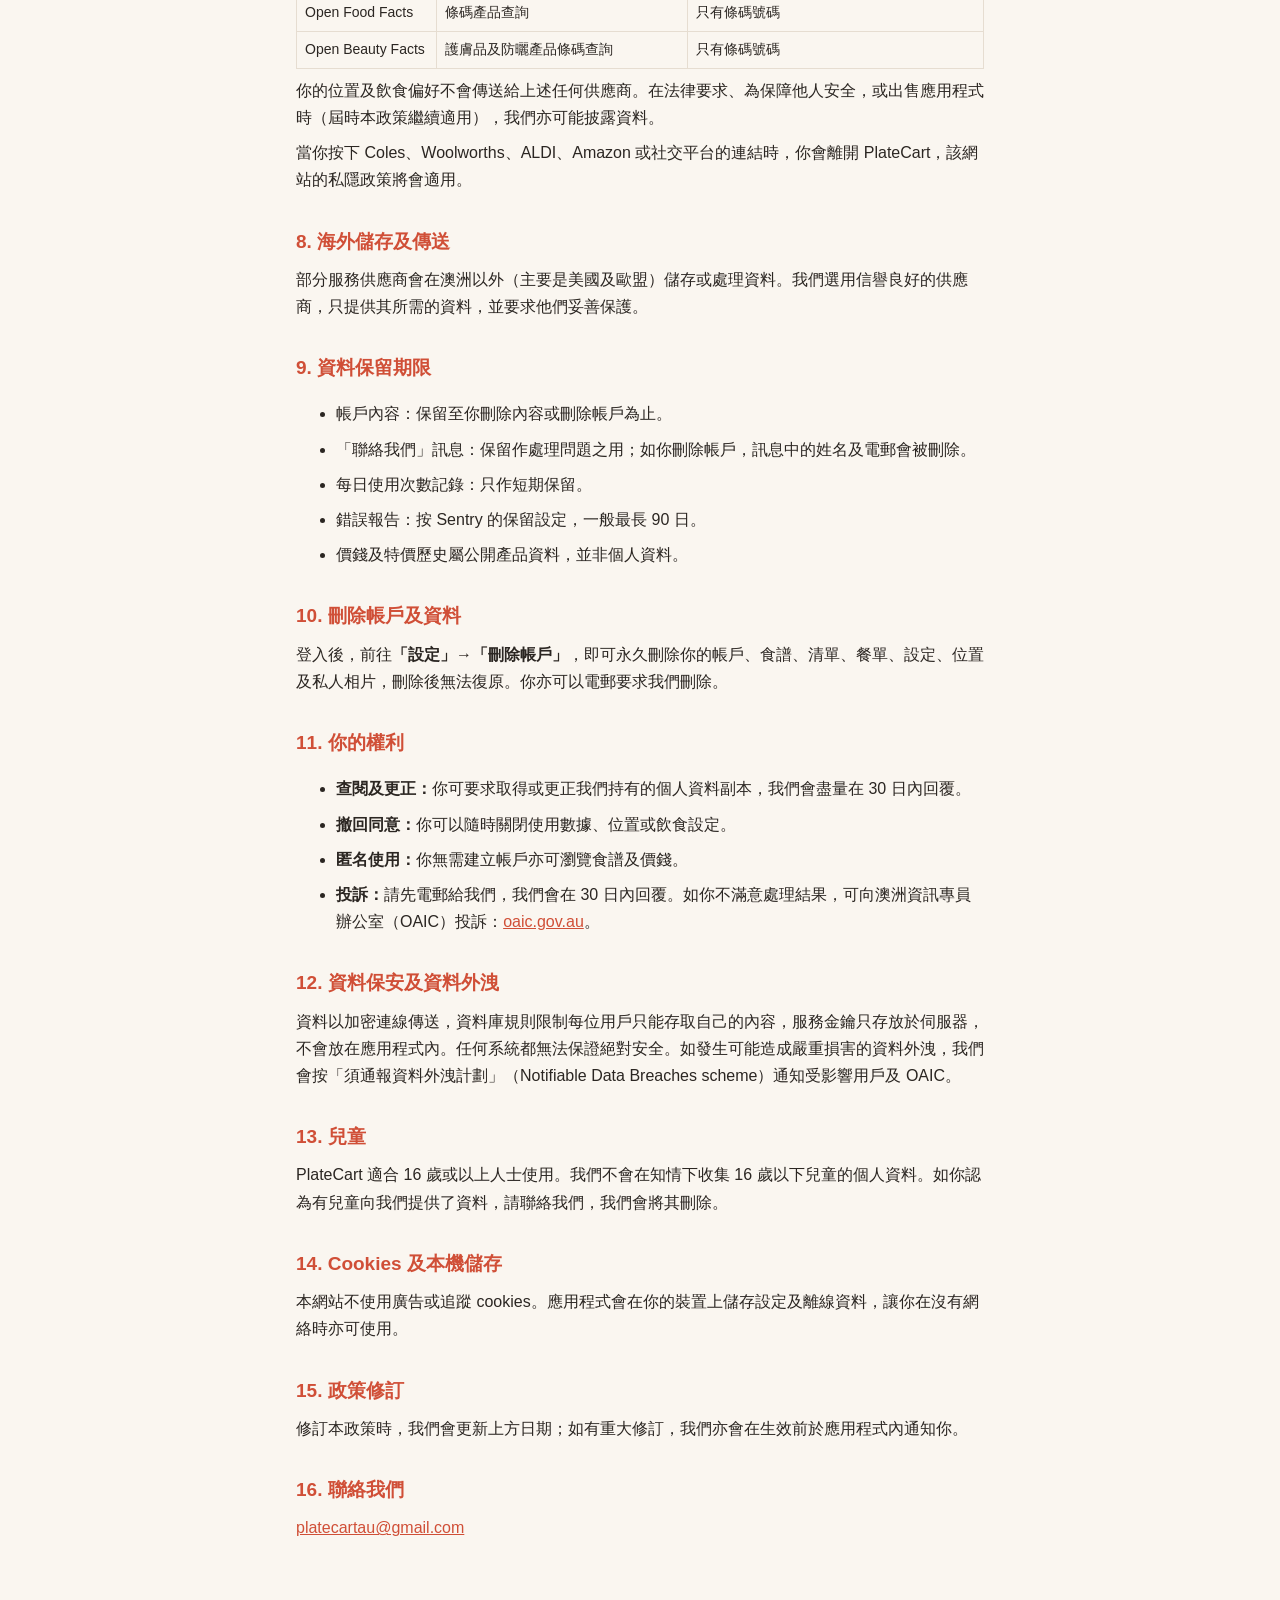
<file: privacy-zh.html>
<!doctype html>
<html lang="zh-Hant">
<head>
<meta charset="utf-8">
<meta name="viewport" content="width=device-width, initial-scale=1">
<title>PlateCart 私隱政策</title>
<link rel="stylesheet" href="style.css">
</head>
<body>
<main>
<nav><a href="index.html">首頁</a><a href="privacy-zh.html">私隱政策</a><a href="terms-zh.html">使用條款</a><a href="privacy-en.html">English</a></nav>
<h1>PlateCart 私隱政策</h1>
<p class="meta">最後更新：2026 年 10 月 25 日（封閉測試版）</p>
<p class="note">重點：我們只收集營運 PlateCart 所需的資料。我們不會出售你的個人資料，不會投放針對性廣告，你亦可以隨時自行刪除帳戶及資料。</p>

<h2>1. 我們是誰及本政策的範圍</h2>
<p>PlateCart（下稱「我們」）是一款食譜、超市格價（Coles、Woolworths、ALDI）及購物清單應用程式，由澳洲的獨立開發者營運。本政策說明你使用 PlateCart 應用程式及網站時，我們如何收集、使用、儲存及分享個人資料。我們按照澳洲《1988 年私隱法》（Privacy Act 1988）及《澳洲私隱原則》（APPs）處理個人資料。</p>
<p>聯絡：<a href="mailto:platecartau@gmail.com">platecartau@gmail.com</a>，或於應用程式內「我」→「聯絡我們」。</p>

<h2>2. 我們收集的資料</h2>
<h3>你提供的資料</h3>
<ul>
<li><strong>帳戶：</strong>電郵地址、名稱（如透過 Google 登入提供）及帳戶編號。</li>
<li><strong>你的內容：</strong>你建立或匯入的食譜、我的最愛、分類、餐單、購物清單、筆記、評分、相片及設定。</li>
<li><strong>匯入食譜：</strong>你提供的貼文連結、說明文字或截圖，用作讀取食譜。</li>
<li><strong>你選擇的位置：</strong>郵區、區名、州份及常去的超市分店。</li>
<li><strong>飲食偏好：</strong>你選擇的飲食設定（例如素食、無麩質、清真、無堅果）。</li>
<li><strong>聯絡及支援：</strong>名稱（可不填）、電郵及訊息內容，以及應用程式版本、作業系統及語言。</li>
<li><strong>付款（日後推出收費計劃時）：</strong>付款由 Google Play 或 App Store 處理。我們只會收到訂閱狀態，不會收到你的信用卡資料。</li>
</ul>
<h3>自動收集的資料</h3>
<ul>
<li><strong>裝置編號：</strong>隨機編號，用於計算每日使用次數及防止濫用。</li>
<li><strong>匿名使用數據（須經你同意）：</strong>見第 6 節。</li>
<li><strong>錯誤報告：</strong>錯誤詳情、手機型號及系統版本，不包括食譜內容、姓名或電郵。</li>
</ul>
<h3>敏感資料</h3>
<p>清真、素食或與過敏相關的飲食設定，可能反映健康狀況或宗教信仰，屬《私隱法》定義的敏感資料。我們只會在你自行選擇時收集，並只用於為你篩選食譜及標籤；我們絕不會用作廣告，亦不會向第三方分享。</p>

<h2>3. 我們如何使用資料</h2>
<ul>
<li>提供服務：同步你的內容、比較價錢、建立購物清單及餐單。</li>
<li>顯示你所在州份及所選分店的價錢和特價。</li>
<li>以 AI 服務讀取你匯入的食譜及掃描的標籤。</li>
<li>管理你的帳戶及 Pro 會員資格。</li>
<li>回覆你的訊息及修正問題。</li>
<li>保障服務安全、執行使用上限及防止濫用。</li>
<li>在你同意下，以匿名統計資料改善應用程式。</li>
</ul>
<p>我們不會將你的個人資料用於針對性廣告；除非你要求，否則我們不會向你發送推廣電郵。</p>

<h2>4. 位置資料</h2>
<ul>
<li>只有當你按下「使用我目前的位置」時，應用程式才會要求位置權限，開啟應用程式時不會要求。</li>
<li><strong>精確 GPS 座標只會使用一次以找出你的郵區及州份，隨即刪除，不會儲存、上傳或分享。</strong></li>
<li>你的郵區、區名、州份及分店只會儲存於你的裝置及帳戶，不會顯示給其他用戶，亦不會提供給廣告商。</li>
<li>你可以不提供位置而使用應用程式（屆時顯示全國參考價），亦可隨時於「設定」→「我的位置」移除。</li>
</ul>

<h2>5. 由社交媒體匯入的食譜</h2>
<p>由 Instagram、Facebook、TikTok 等平台匯入的食譜<strong>只供你個人私用</strong>，不會加入任何公開食譜庫，亦不會顯示給其他用戶。為讀取公開貼文，我們可能會透過服務供應商取得貼文的說明文字、封面相片，以及在有需要時的影片聲音。封面相片會複製至只有你本人可以查看的私人儲存空間；刪除食譜時相片亦會一併刪除。朋友只能看到原貼文連結，以及你自己的評分和相片。</p>

<h2>6. 匿名使用數據（須自願同意）</h2>
<p>首次開啟應用程式時，我們會詢問你是否願意「協助改善 PlateCart」。<strong>你不同意，我們便不會記錄任何資料。</strong>如你同意，我們會記錄搜尋、加入或更換的貨品（材料類別、超市、品牌、價錢）及匯入食譜的材料類別，並附上隨機編號及你所在的州份。我們不會記錄你的姓名、電郵、帳戶編號、精確位置或私人食譜內容，這些記錄亦不會與你的帳戶連結。統計報告只會顯示至少 10 人的組別。你可以隨時於「設定」→「私隱」關閉此功能。</p>
<p><strong>Amazon 連結點擊次數。</strong>當你按下 Amazon 聯盟連結（在應用程式內標示為「聯盟連結」），我們會在一個匿名計數器加一，只儲存時間及連結所在的畫面，不包含你的帳戶、裝置編號、位置或搜尋內容，因此無法連結到你本人。此計數與上述自願同意的項目無關，用於了解聯盟連結的使用情況。</p>
<p><strong>通知。</strong>如你允許通知，我們會把你裝置的推送代碼存放在你的帳戶，連同你的語言、通知選擇（「半價提醒」及「購物提醒」，預設均為開啟）、你的州份（只用來避免在你當地時間晚上 9 點至早上 8 點發出通知），以及你最後開啟應用程式的時間（用來決定是否發出提醒）。我們每星期最多發出 3 個通知，並以總數形式統計通知的發出及開啟次數。你可以在「設定」分別關閉各類通知，或在手機設定中關閉通知。</p>
<p><strong>免費 Pro 試用。</strong>為了讓每人享有一次 7 日免費試用，伺服器會在你的帳戶記錄試用開始及結束日期、你在試用期間使用 Pro 功能的次數（例如匯入食譜、搜尋價錢，會在試用結束提醒中顯示給你），並把一個隨機的裝置編號記在一份獨立名單中；該名單不連結你的帳戶，刪除帳戶後仍會保留，以防同一部手機重新開始試用。如你允許通知，我們會發出兩個一次性的試用提醒（剩餘 2 日、試用已結束），不計入上述每星期 3 個的上限。如你對付費計劃按「通知我」，我們只記錄計劃及應用程式語言，不記錄帳戶或裝置編號。</p>

<h2>7. 我們與誰分享資料</h2>
<p><strong>我們不會出售或出租你的個人資料。</strong>我們只會向協助營運 PlateCart 的服務供應商提供其所需的資料：</p>
<table>
<tr><th>供應商</th><th>用途</th><th>資料</th></tr>
<tr><td>Supabase</td><td>資料庫、登入、儲存空間、伺服器功能</td><td>帳戶、同步內容、私人相片、裝置編號</td></tr>
<tr><td>Google</td><td>Google 登入；日後的 Google Play 付款</td><td>登入資料；訂閱狀態</td></tr>
<tr><td>Anthropic（Claude）</td><td>讀取匯入的食譜、翻譯搜尋字詞、讀取標籤</td><td>匯入的文字或截圖、搜尋字詞、標籤相片</td></tr>
<tr><td>OpenAI</td><td>食譜影片語音轉文字</td><td>公開影片的聲音（只在說明文字不足時使用）</td></tr>
<tr><td>Apify</td><td>讀取公開貼文；收集公開超市價錢</td><td>公開貼文連結、搜尋字詞</td></tr>
<tr><td>Resend</td><td>將「聯絡我們」訊息寄給我們</td><td>你的訊息及電郵</td></tr>
<tr><td>Sentry</td><td>當機及錯誤報告</td><td>錯誤詳情、手機型號、系統版本</td></tr>
<tr><td>Expo</td><td>應用程式建置及更新；傳送推送通知</td><td>應用程式版本及更新請求；你的推送代碼及通知文字</td></tr>
<tr><td>Open Food Facts</td><td>條碼產品查詢</td><td>只有條碼號碼</td></tr>
<tr><td>Open Beauty Facts</td><td>護膚品及防曬產品條碼查詢</td><td>只有條碼號碼</td></tr>
</table>
<p>你的位置及飲食偏好不會傳送給上述任何供應商。在法律要求、為保障他人安全，或出售應用程式時（屆時本政策繼續適用），我們亦可能披露資料。</p>
<p>當你按下 Coles、Woolworths、ALDI、Amazon 或社交平台的連結時，你會離開 PlateCart，該網站的私隱政策將會適用。</p>

<h2>8. 海外儲存及傳送</h2>
<p>部分服務供應商會在澳洲以外（主要是美國及歐盟）儲存或處理資料。我們選用信譽良好的供應商，只提供其所需的資料，並要求他們妥善保護。</p>

<h2>9. 資料保留期限</h2>
<ul>
<li>帳戶內容：保留至你刪除內容或刪除帳戶為止。</li>
<li>「聯絡我們」訊息：保留作處理問題之用；如你刪除帳戶，訊息中的姓名及電郵會被刪除。</li>
<li>每日使用次數記錄：只作短期保留。</li>
<li>錯誤報告：按 Sentry 的保留設定，一般最長 90 日。</li>
<li>價錢及特價歷史屬公開產品資料，並非個人資料。</li>
</ul>

<h2>10. 刪除帳戶及資料</h2>
<p>登入後，前往<strong>「設定」→「刪除帳戶」</strong>，即可永久刪除你的帳戶、食譜、清單、餐單、設定、位置及私人相片，刪除後無法復原。你亦可以電郵要求我們刪除。</p>

<h2>11. 你的權利</h2>
<ul>
<li><strong>查閱及更正：</strong>你可要求取得或更正我們持有的個人資料副本，我們會盡量在 30 日內回覆。</li>
<li><strong>撤回同意：</strong>你可以隨時關閉使用數據、位置或飲食設定。</li>
<li><strong>匿名使用：</strong>你無需建立帳戶亦可瀏覽食譜及價錢。</li>
<li><strong>投訴：</strong>請先電郵給我們，我們會在 30 日內回覆。如你不滿意處理結果，可向澳洲資訊專員辦公室（OAIC）投訴：<a href="https://www.oaic.gov.au">oaic.gov.au</a>。</li>
</ul>

<h2>12. 資料保安及資料外洩</h2>
<p>資料以加密連線傳送，資料庫規則限制每位用戶只能存取自己的內容，服務金鑰只存放於伺服器，不會放在應用程式內。任何系統都無法保證絕對安全。如發生可能造成嚴重損害的資料外洩，我們會按「須通報資料外洩計劃」（Notifiable Data Breaches scheme）通知受影響用戶及 OAIC。</p>

<h2>13. 兒童</h2>
<p>PlateCart 適合 16 歲或以上人士使用。我們不會在知情下收集 16 歲以下兒童的個人資料。如你認為有兒童向我們提供了資料，請聯絡我們，我們會將其刪除。</p>

<h2>14. Cookies 及本機儲存</h2>
<p>本網站不使用廣告或追蹤 cookies。應用程式會在你的裝置上儲存設定及離線資料，讓你在沒有網絡時亦可使用。</p>

<h2>15. 政策修訂</h2>
<p>修訂本政策時，我們會更新上方日期；如有重大修訂，我們亦會在生效前於應用程式內通知你。</p>

<h2>16. 聯絡我們</h2>
<p><a href="mailto:platecartau@gmail.com">platecartau@gmail.com</a></p>
</main>
</body>
</html>
</file>
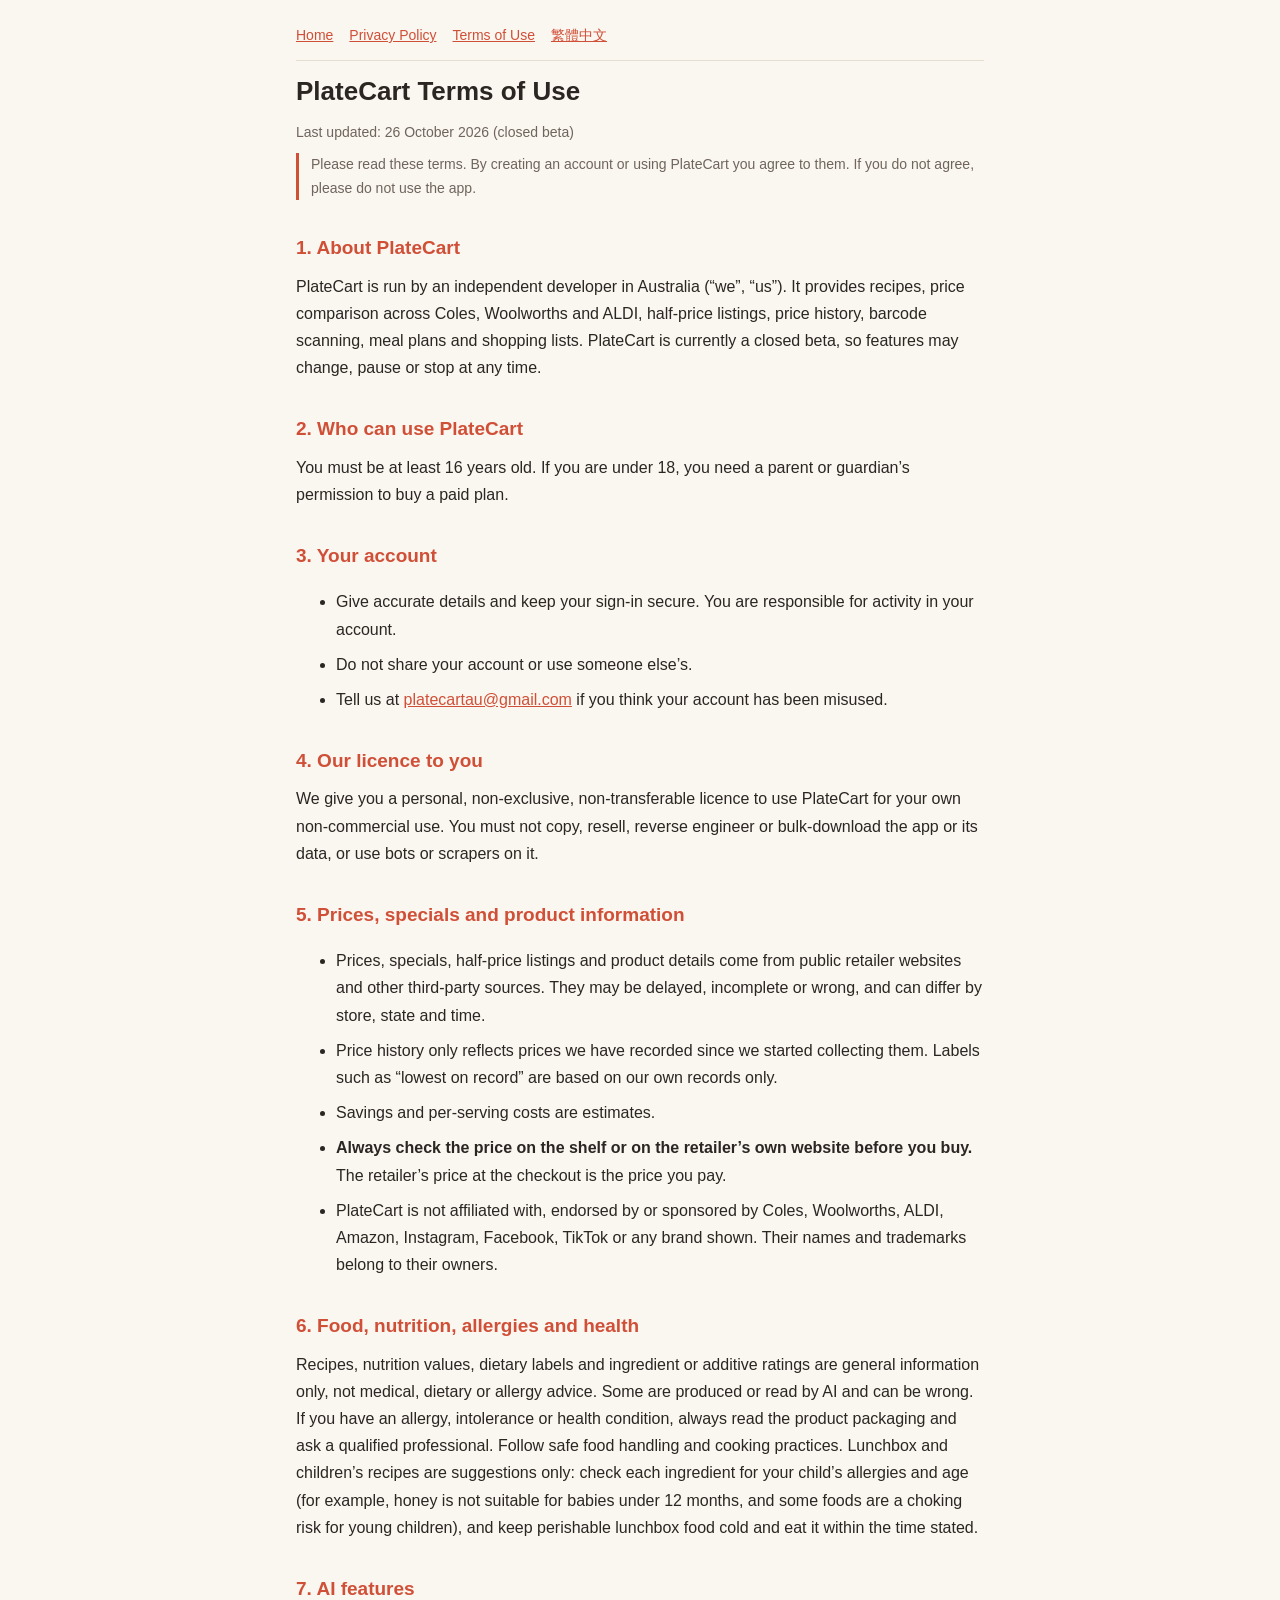
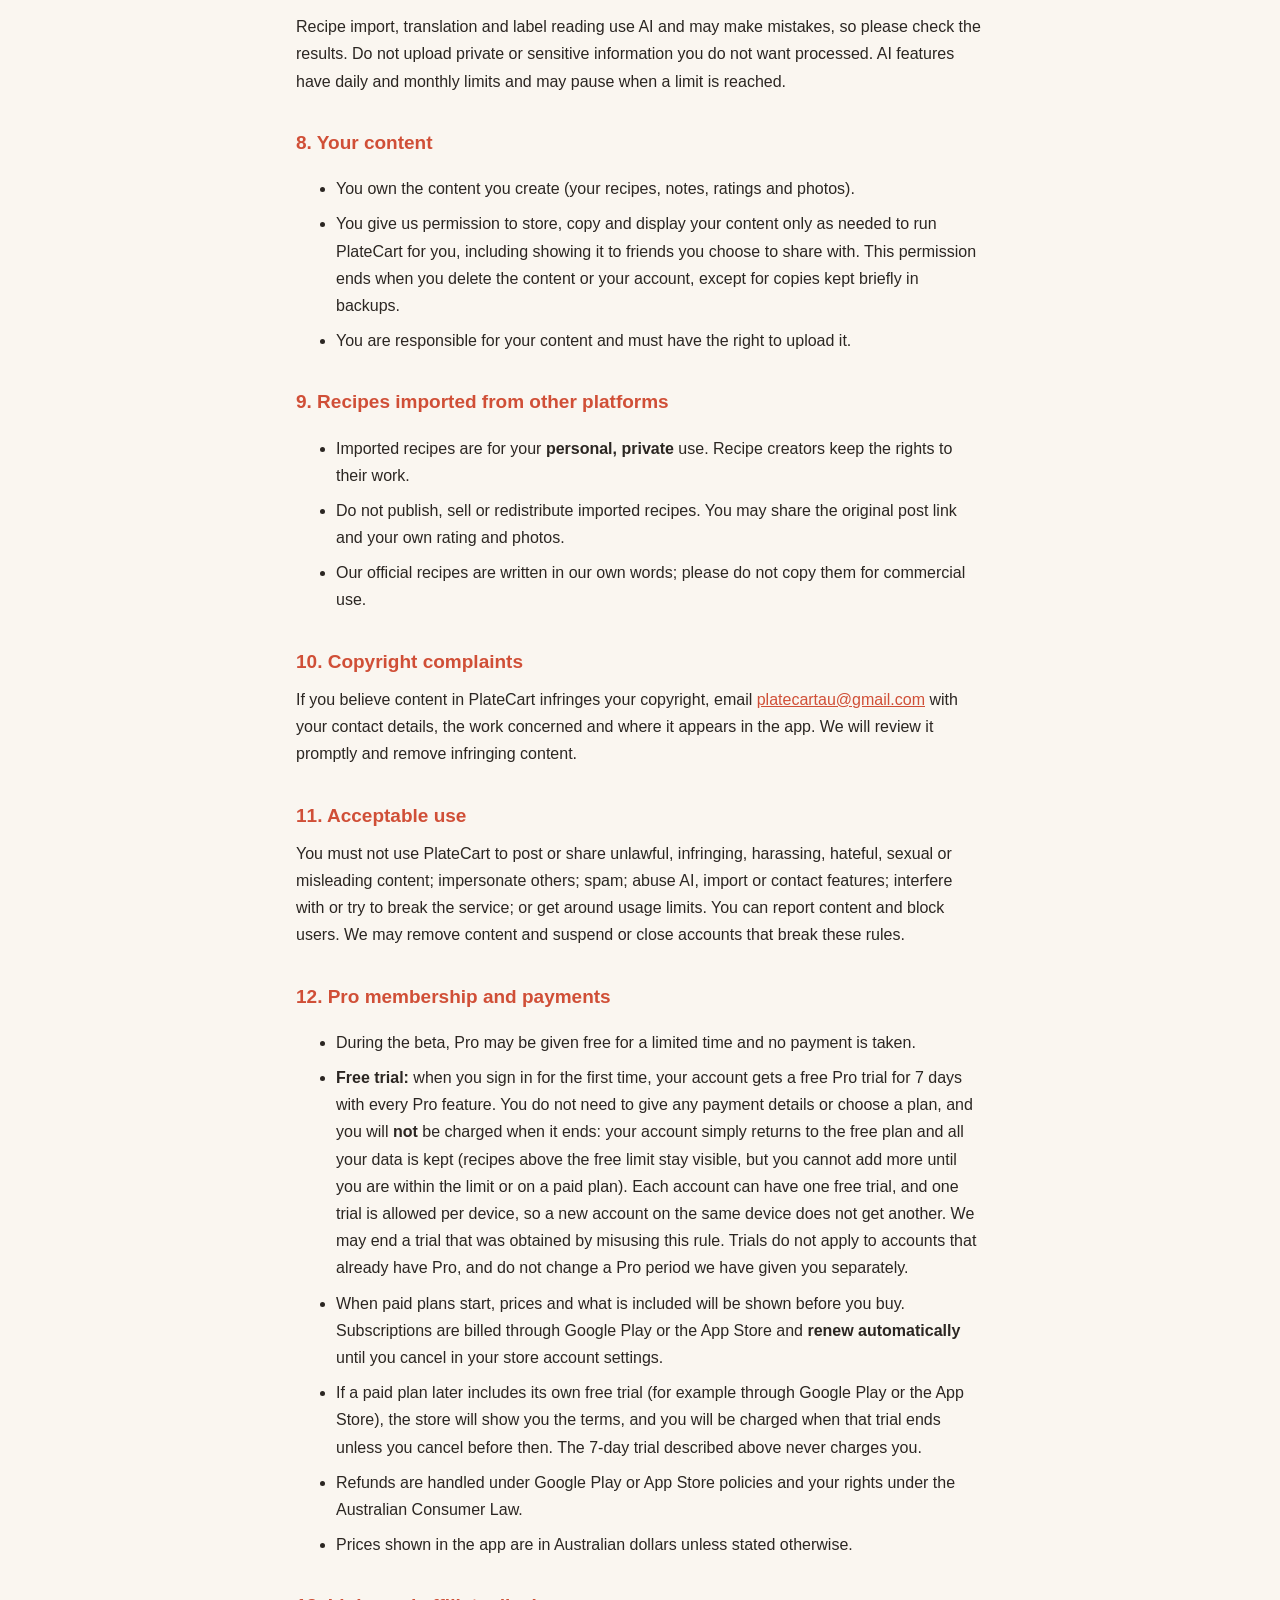
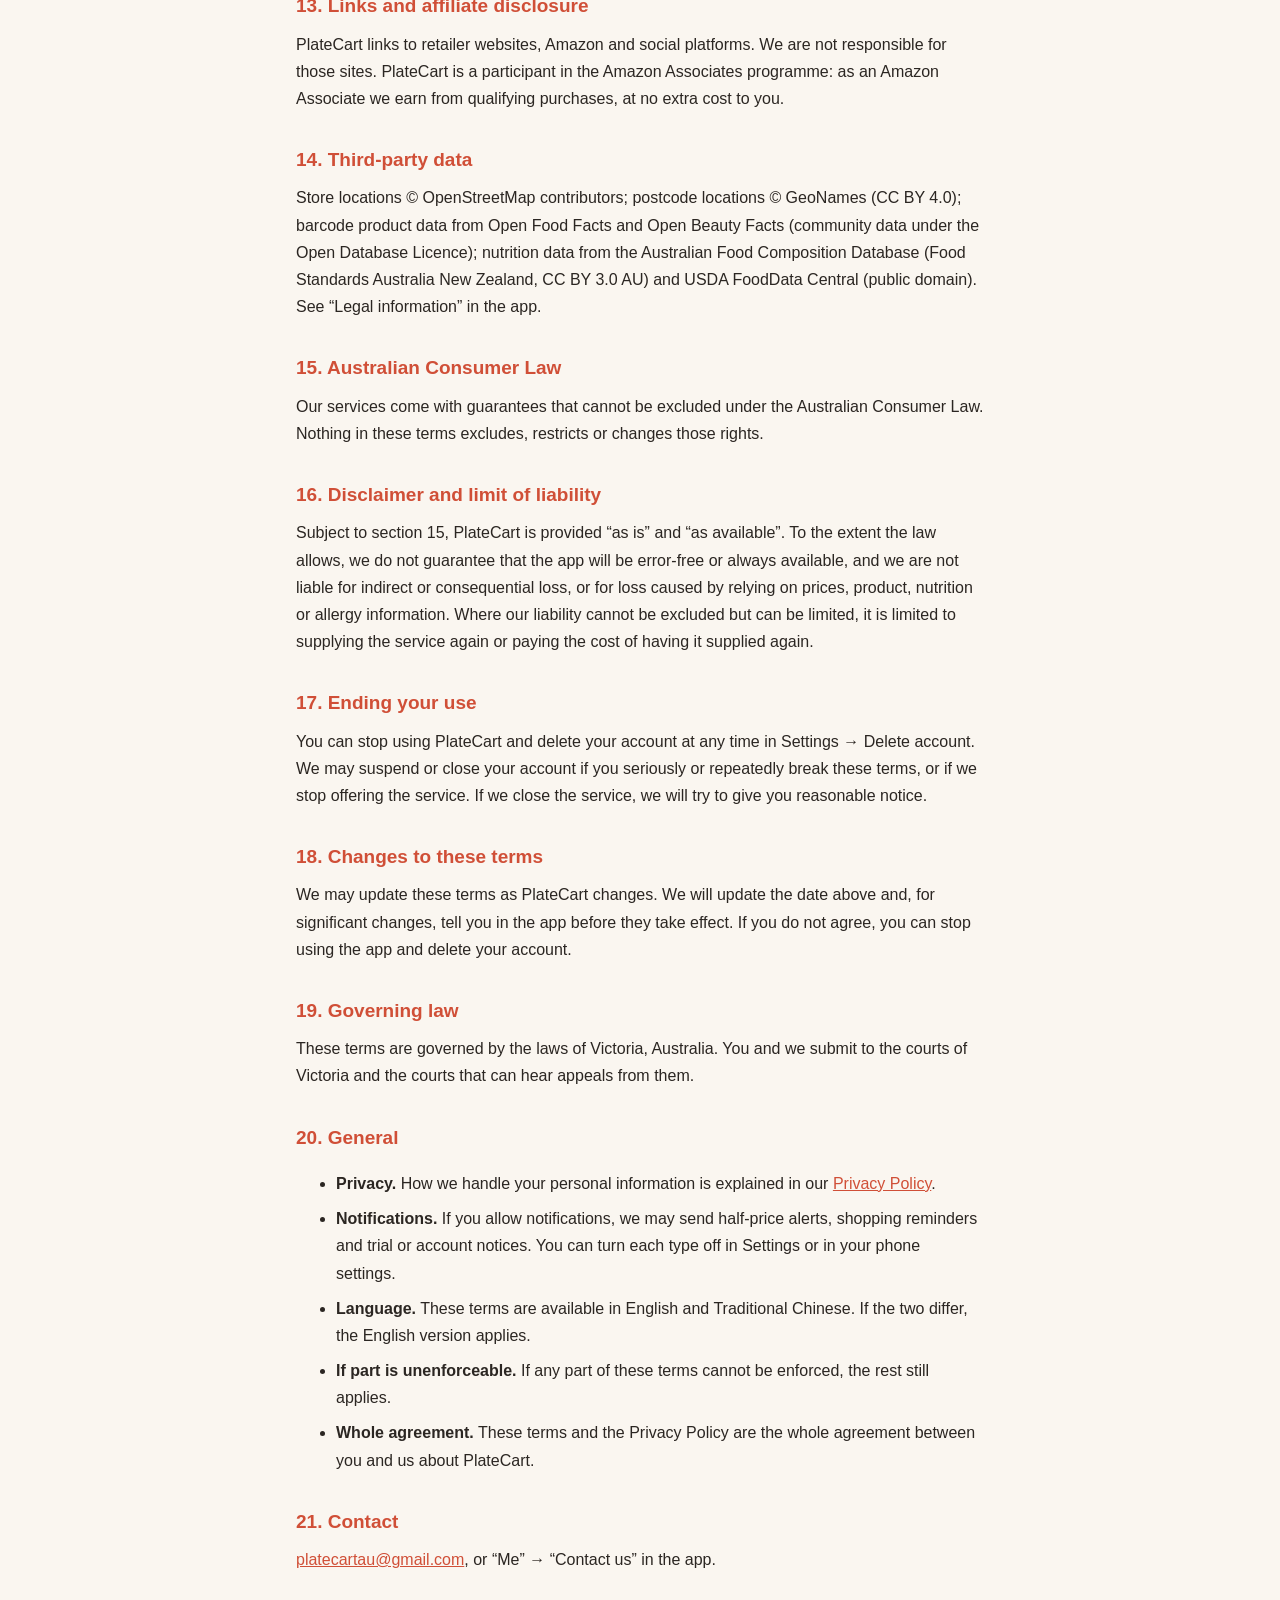
<file: terms-en.html>
<!doctype html>
<html lang="en">
<head>
<meta charset="utf-8">
<meta name="viewport" content="width=device-width, initial-scale=1">
<title>PlateCart Terms of Use</title>
<link rel="stylesheet" href="style.css">
</head>
<body>
<main>
<nav><a href="index.html">Home</a><a href="privacy-en.html">Privacy Policy</a><a href="terms-en.html">Terms of Use</a><a href="terms-zh.html">繁體中文</a></nav>
<h1>PlateCart Terms of Use</h1>
<p class="meta">Last updated: 26 October 2026 (closed beta)</p>
<p class="note">Please read these terms. By creating an account or using PlateCart you agree to them. If you do not agree, please do not use the app.</p>

<h2>1. About PlateCart</h2>
<p>PlateCart is run by an independent developer in Australia (“we”, “us”). It provides recipes, price comparison across Coles, Woolworths and ALDI, half-price listings, price history, barcode scanning, meal plans and shopping lists. PlateCart is currently a closed beta, so features may change, pause or stop at any time.</p>

<h2>2. Who can use PlateCart</h2>
<p>You must be at least 16 years old. If you are under 18, you need a parent or guardian’s permission to buy a paid plan.</p>

<h2>3. Your account</h2>
<ul>
<li>Give accurate details and keep your sign-in secure. You are responsible for activity in your account.</li>
<li>Do not share your account or use someone else’s.</li>
<li>Tell us at <a href="mailto:platecartau@gmail.com">platecartau@gmail.com</a> if you think your account has been misused.</li>
</ul>

<h2>4. Our licence to you</h2>
<p>We give you a personal, non-exclusive, non-transferable licence to use PlateCart for your own non-commercial use. You must not copy, resell, reverse engineer or bulk-download the app or its data, or use bots or scrapers on it.</p>

<h2>5. Prices, specials and product information</h2>
<ul>
<li>Prices, specials, half-price listings and product details come from public retailer websites and other third-party sources. They may be delayed, incomplete or wrong, and can differ by store, state and time.</li>
<li>Price history only reflects prices we have recorded since we started collecting them. Labels such as “lowest on record” are based on our own records only.</li>
<li>Savings and per-serving costs are estimates.</li>
<li><strong>Always check the price on the shelf or on the retailer’s own website before you buy.</strong> The retailer’s price at the checkout is the price you pay.</li>
<li>PlateCart is not affiliated with, endorsed by or sponsored by Coles, Woolworths, ALDI, Amazon, Instagram, Facebook, TikTok or any brand shown. Their names and trademarks belong to their owners.</li>
</ul>

<h2>6. Food, nutrition, allergies and health</h2>
<p>Recipes, nutrition values, dietary labels and ingredient or additive ratings are general information only, not medical, dietary or allergy advice. Some are produced or read by AI and can be wrong. If you have an allergy, intolerance or health condition, always read the product packaging and ask a qualified professional. Follow safe food handling and cooking practices. Lunchbox and children’s recipes are suggestions only: check each ingredient for your child’s allergies and age (for example, honey is not suitable for babies under 12 months, and some foods are a choking risk for young children), and keep perishable lunchbox food cold and eat it within the time stated.</p>

<h2>7. AI features</h2>
<p>Recipe import, translation and label reading use AI and may make mistakes, so please check the results. Do not upload private or sensitive information you do not want processed. AI features have daily and monthly limits and may pause when a limit is reached.</p>

<h2>8. Your content</h2>
<ul>
<li>You own the content you create (your recipes, notes, ratings and photos).</li>
<li>You give us permission to store, copy and display your content only as needed to run PlateCart for you, including showing it to friends you choose to share with. This permission ends when you delete the content or your account, except for copies kept briefly in backups.</li>
<li>You are responsible for your content and must have the right to upload it.</li>
</ul>

<h2>9. Recipes imported from other platforms</h2>
<ul>
<li>Imported recipes are for your <strong>personal, private</strong> use. Recipe creators keep the rights to their work.</li>
<li>Do not publish, sell or redistribute imported recipes. You may share the original post link and your own rating and photos.</li>
<li>Our official recipes are written in our own words; please do not copy them for commercial use.</li>
</ul>

<h2>10. Copyright complaints</h2>
<p>If you believe content in PlateCart infringes your copyright, email <a href="mailto:platecartau@gmail.com">platecartau@gmail.com</a> with your contact details, the work concerned and where it appears in the app. We will review it promptly and remove infringing content.</p>

<h2>11. Acceptable use</h2>
<p>You must not use PlateCart to post or share unlawful, infringing, harassing, hateful, sexual or misleading content; impersonate others; spam; abuse AI, import or contact features; interfere with or try to break the service; or get around usage limits. You can report content and block users. We may remove content and suspend or close accounts that break these rules.</p>

<h2>12. Pro membership and payments</h2>
<ul>
<li>During the beta, Pro may be given free for a limited time and no payment is taken.</li>
<li><strong>Free trial:</strong> when you sign in for the first time, your account gets a free Pro trial for 7 days with every Pro feature. You do not need to give any payment details or choose a plan, and you will <strong>not</strong> be charged when it ends: your account simply returns to the free plan and all your data is kept (recipes above the free limit stay visible, but you cannot add more until you are within the limit or on a paid plan). Each account can have one free trial, and one trial is allowed per device, so a new account on the same device does not get another. We may end a trial that was obtained by misusing this rule. Trials do not apply to accounts that already have Pro, and do not change a Pro period we have given you separately.</li>
<li>When paid plans start, prices and what is included will be shown before you buy. Subscriptions are billed through Google Play or the App Store and <strong>renew automatically</strong> until you cancel in your store account settings.</li>
<li>If a paid plan later includes its own free trial (for example through Google Play or the App Store), the store will show you the terms, and you will be charged when that trial ends unless you cancel before then. The 7-day trial described above never charges you.</li>
<li>Refunds are handled under Google Play or App Store policies and your rights under the Australian Consumer Law.</li>
<li>Prices shown in the app are in Australian dollars unless stated otherwise.</li>
</ul>

<h2>13. Links and affiliate disclosure</h2>
<p>PlateCart links to retailer websites, Amazon and social platforms. We are not responsible for those sites. PlateCart is a participant in the Amazon Associates programme: as an Amazon Associate we earn from qualifying purchases, at no extra cost to you.</p>

<h2>14. Third-party data</h2>
<p>Store locations © OpenStreetMap contributors; postcode locations © GeoNames (CC BY 4.0); barcode product data from Open Food Facts and Open Beauty Facts (community data under the Open Database Licence); nutrition data from the Australian Food Composition Database (Food Standards Australia New Zealand, CC BY 3.0 AU) and USDA FoodData Central (public domain). See “Legal information” in the app.</p>

<h2>15. Australian Consumer Law</h2>
<p>Our services come with guarantees that cannot be excluded under the Australian Consumer Law. Nothing in these terms excludes, restricts or changes those rights.</p>

<h2>16. Disclaimer and limit of liability</h2>
<p>Subject to section 15, PlateCart is provided “as is” and “as available”. To the extent the law allows, we do not guarantee that the app will be error-free or always available, and we are not liable for indirect or consequential loss, or for loss caused by relying on prices, product, nutrition or allergy information. Where our liability cannot be excluded but can be limited, it is limited to supplying the service again or paying the cost of having it supplied again.</p>

<h2>17. Ending your use</h2>
<p>You can stop using PlateCart and delete your account at any time in Settings → Delete account. We may suspend or close your account if you seriously or repeatedly break these terms, or if we stop offering the service. If we close the service, we will try to give you reasonable notice.</p>

<h2>18. Changes to these terms</h2>
<p>We may update these terms as PlateCart changes. We will update the date above and, for significant changes, tell you in the app before they take effect. If you do not agree, you can stop using the app and delete your account.</p>

<h2>19. Governing law</h2>
<p>These terms are governed by the laws of Victoria, Australia. You and we submit to the courts of Victoria and the courts that can hear appeals from them.</p>

<h2>20. General</h2>
<ul>
<li><strong>Privacy.</strong> How we handle your personal information is explained in our <a href="privacy-en.html">Privacy Policy</a>.</li>
<li><strong>Notifications.</strong> If you allow notifications, we may send half-price alerts, shopping reminders and trial or account notices. You can turn each type off in Settings or in your phone settings.</li>
<li><strong>Language.</strong> These terms are available in English and Traditional Chinese. If the two differ, the English version applies.</li>
<li><strong>If part is unenforceable.</strong> If any part of these terms cannot be enforced, the rest still applies.</li>
<li><strong>Whole agreement.</strong> These terms and the Privacy Policy are the whole agreement between you and us about PlateCart.</li>
</ul>

<h2>21. Contact</h2>
<p><a href="mailto:platecartau@gmail.com">platecartau@gmail.com</a>, or “Me” → “Contact us” in the app.</p>
</main>
</body>
</html>
</file>
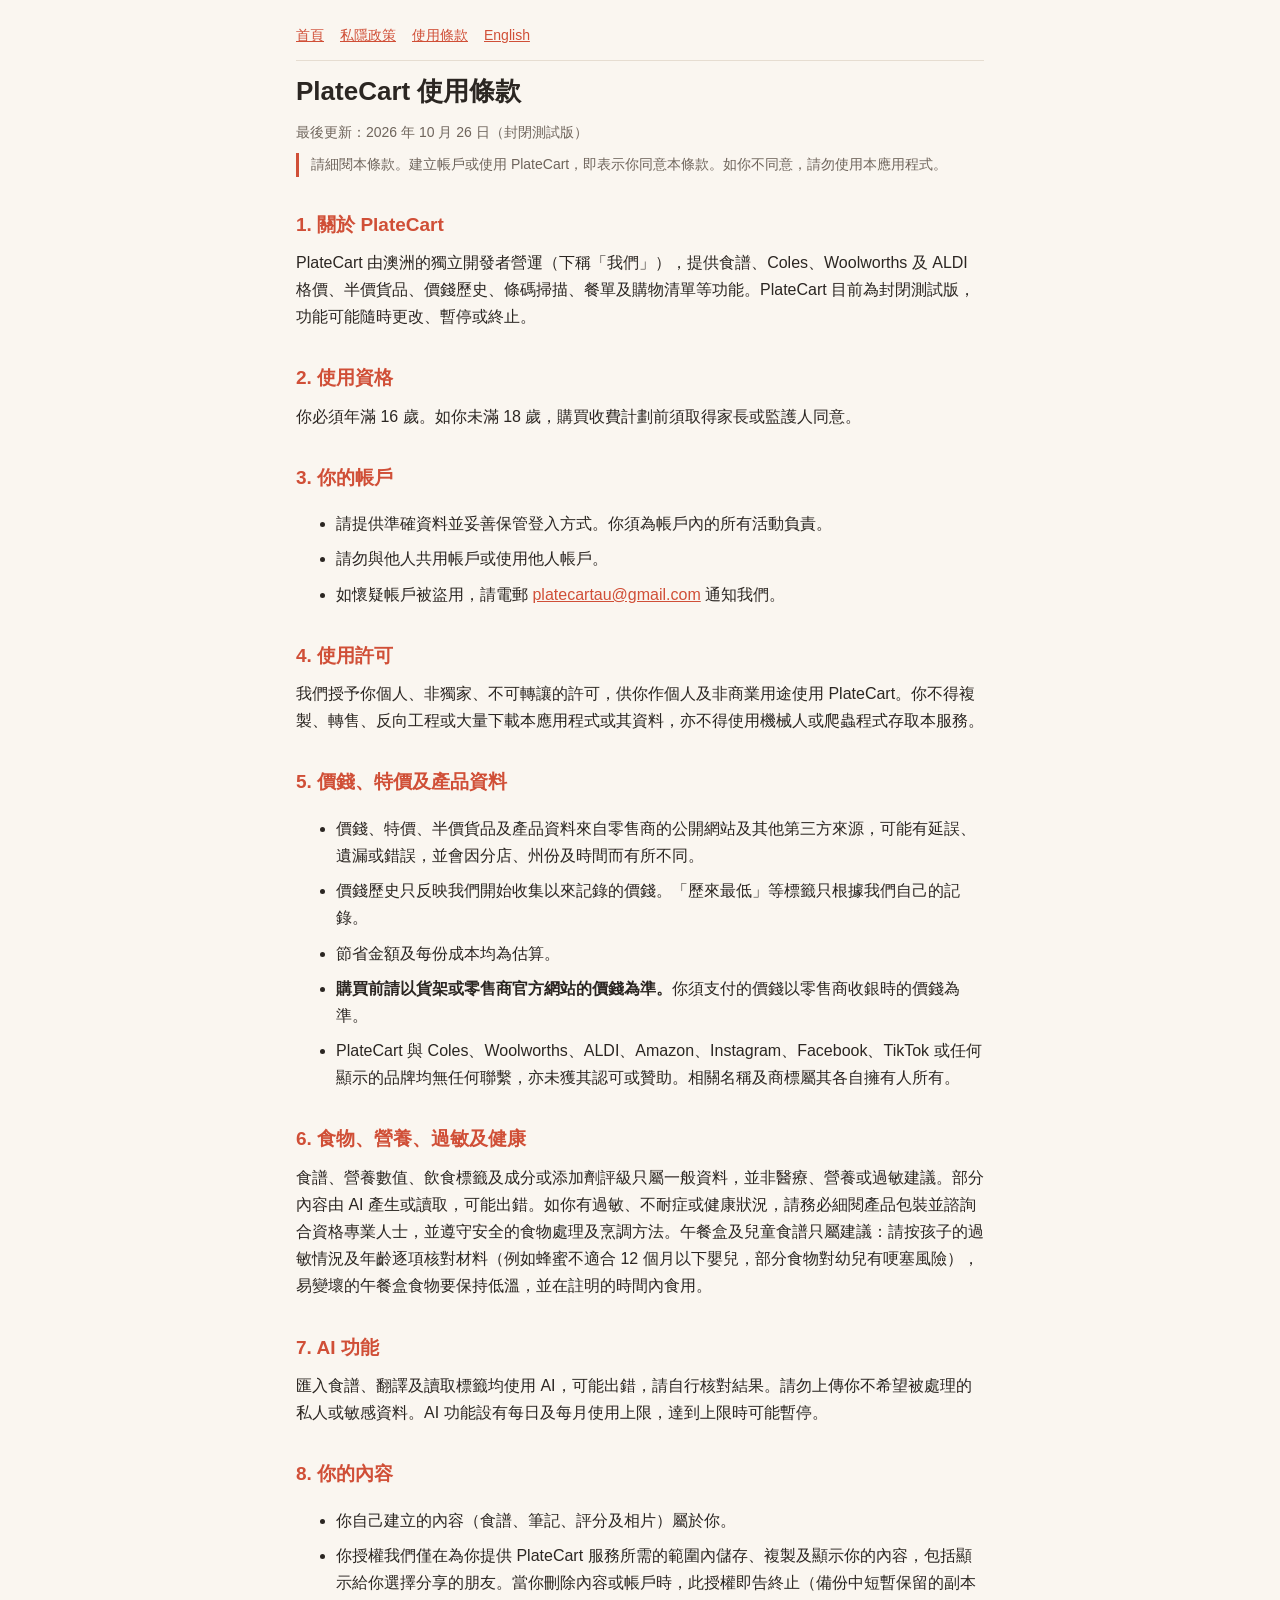
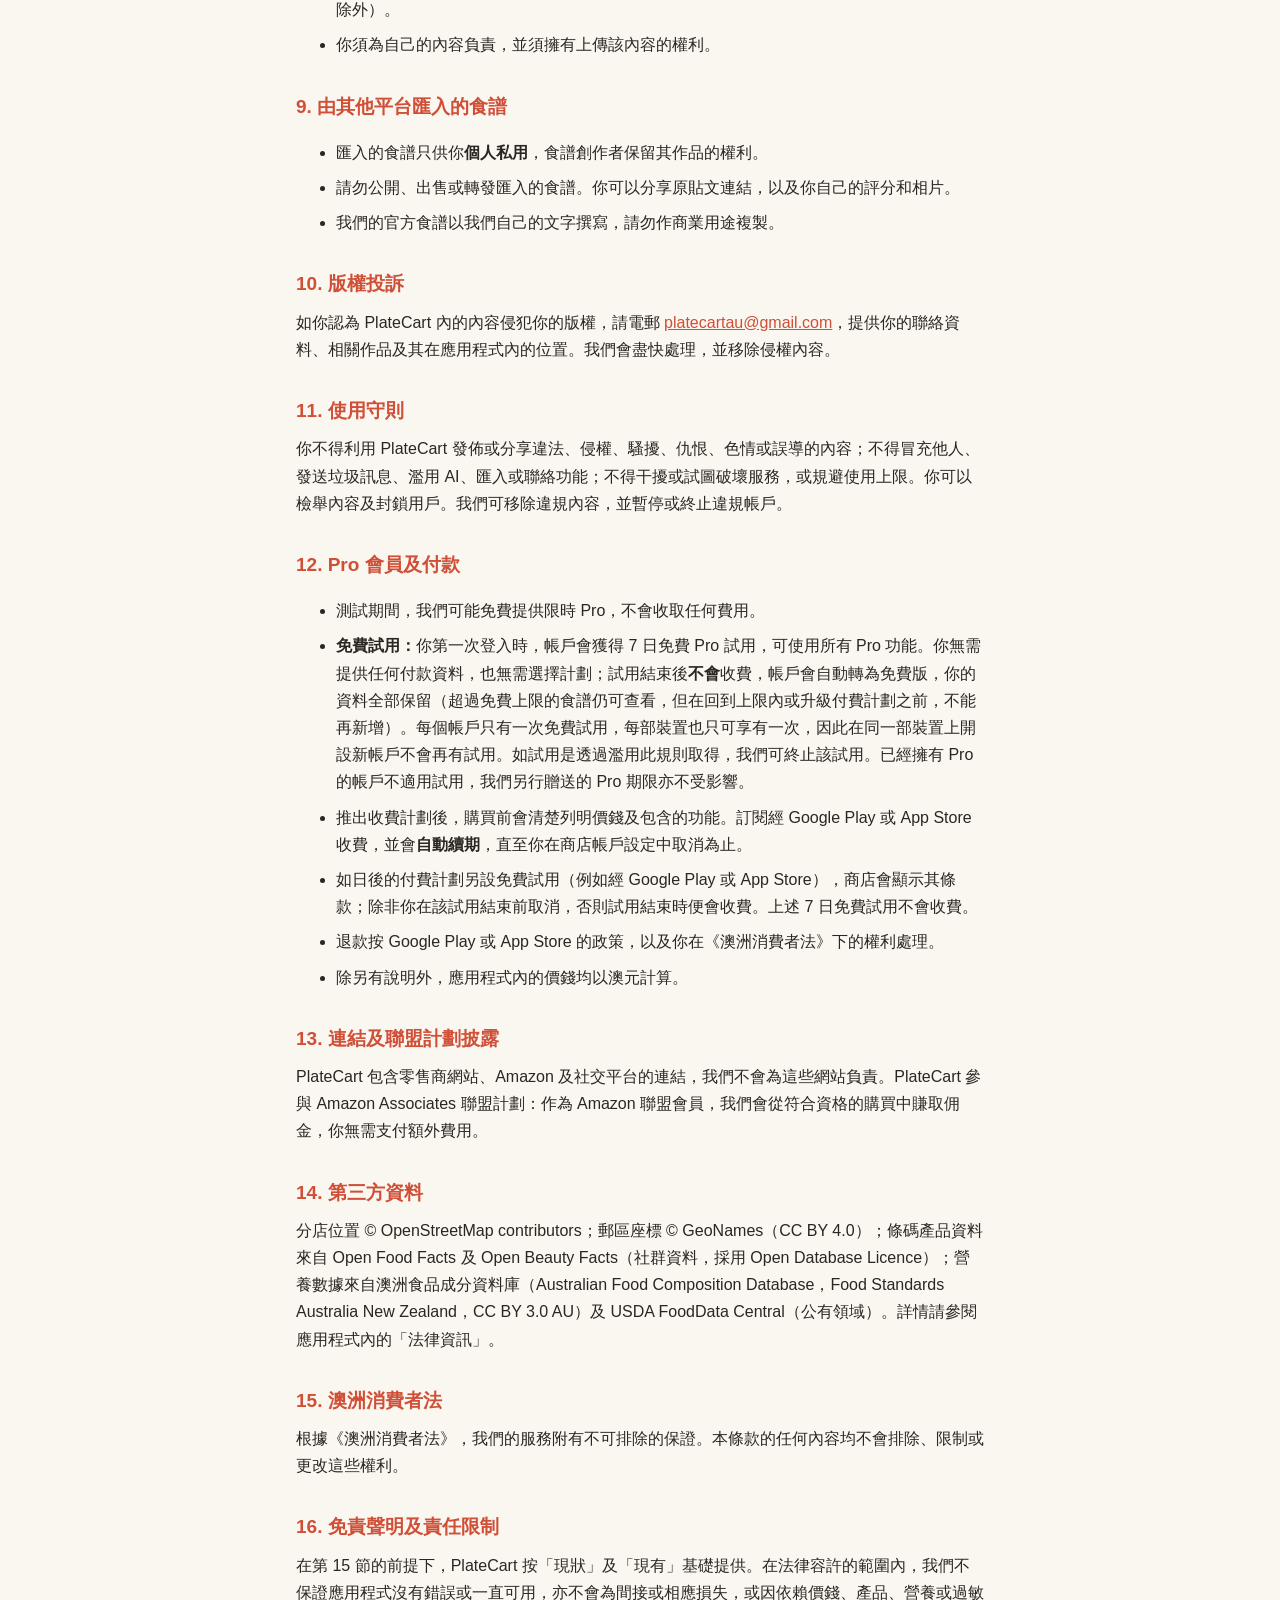
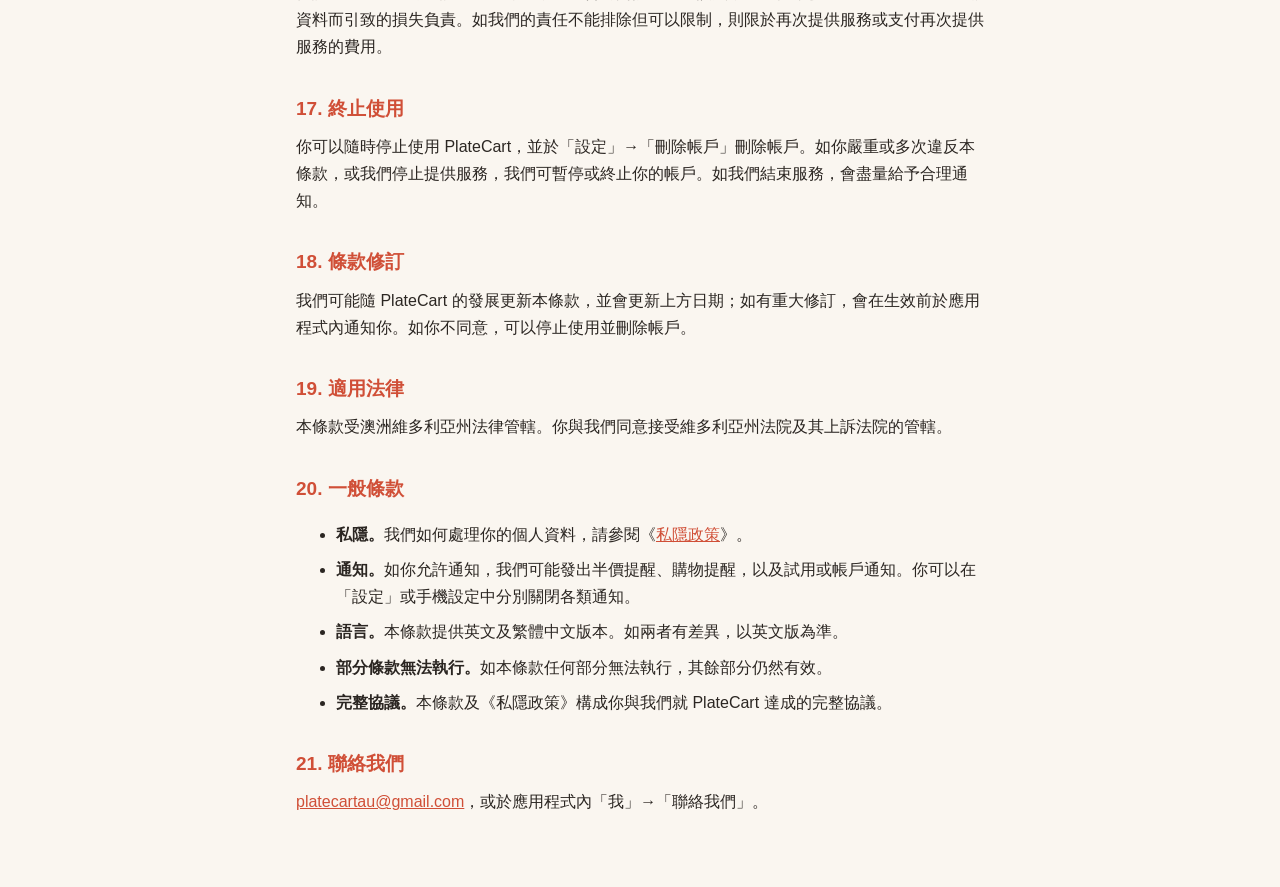
<file: terms-zh.html>
<!doctype html>
<html lang="zh-Hant">
<head>
<meta charset="utf-8">
<meta name="viewport" content="width=device-width, initial-scale=1">
<title>PlateCart 使用條款</title>
<link rel="stylesheet" href="style.css">
</head>
<body>
<main>
<nav><a href="index.html">首頁</a><a href="privacy-zh.html">私隱政策</a><a href="terms-zh.html">使用條款</a><a href="terms-en.html">English</a></nav>
<h1>PlateCart 使用條款</h1>
<p class="meta">最後更新：2026 年 10 月 26 日（封閉測試版）</p>
<p class="note">請細閱本條款。建立帳戶或使用 PlateCart，即表示你同意本條款。如你不同意，請勿使用本應用程式。</p>

<h2>1. 關於 PlateCart</h2>
<p>PlateCart 由澳洲的獨立開發者營運（下稱「我們」），提供食譜、Coles、Woolworths 及 ALDI 格價、半價貨品、價錢歷史、條碼掃描、餐單及購物清單等功能。PlateCart 目前為封閉測試版，功能可能隨時更改、暫停或終止。</p>

<h2>2. 使用資格</h2>
<p>你必須年滿 16 歲。如你未滿 18 歲，購買收費計劃前須取得家長或監護人同意。</p>

<h2>3. 你的帳戶</h2>
<ul>
<li>請提供準確資料並妥善保管登入方式。你須為帳戶內的所有活動負責。</li>
<li>請勿與他人共用帳戶或使用他人帳戶。</li>
<li>如懷疑帳戶被盜用，請電郵 <a href="mailto:platecartau@gmail.com">platecartau@gmail.com</a> 通知我們。</li>
</ul>

<h2>4. 使用許可</h2>
<p>我們授予你個人、非獨家、不可轉讓的許可，供你作個人及非商業用途使用 PlateCart。你不得複製、轉售、反向工程或大量下載本應用程式或其資料，亦不得使用機械人或爬蟲程式存取本服務。</p>

<h2>5. 價錢、特價及產品資料</h2>
<ul>
<li>價錢、特價、半價貨品及產品資料來自零售商的公開網站及其他第三方來源，可能有延誤、遺漏或錯誤，並會因分店、州份及時間而有所不同。</li>
<li>價錢歷史只反映我們開始收集以來記錄的價錢。「歷來最低」等標籤只根據我們自己的記錄。</li>
<li>節省金額及每份成本均為估算。</li>
<li><strong>購買前請以貨架或零售商官方網站的價錢為準。</strong>你須支付的價錢以零售商收銀時的價錢為準。</li>
<li>PlateCart 與 Coles、Woolworths、ALDI、Amazon、Instagram、Facebook、TikTok 或任何顯示的品牌均無任何聯繫，亦未獲其認可或贊助。相關名稱及商標屬其各自擁有人所有。</li>
</ul>

<h2>6. 食物、營養、過敏及健康</h2>
<p>食譜、營養數值、飲食標籤及成分或添加劑評級只屬一般資料，並非醫療、營養或過敏建議。部分內容由 AI 產生或讀取，可能出錯。如你有過敏、不耐症或健康狀況，請務必細閱產品包裝並諮詢合資格專業人士，並遵守安全的食物處理及烹調方法。午餐盒及兒童食譜只屬建議：請按孩子的過敏情況及年齡逐項核對材料（例如蜂蜜不適合 12 個月以下嬰兒，部分食物對幼兒有哽塞風險），易變壞的午餐盒食物要保持低溫，並在註明的時間內食用。</p>

<h2>7. AI 功能</h2>
<p>匯入食譜、翻譯及讀取標籤均使用 AI，可能出錯，請自行核對結果。請勿上傳你不希望被處理的私人或敏感資料。AI 功能設有每日及每月使用上限，達到上限時可能暫停。</p>

<h2>8. 你的內容</h2>
<ul>
<li>你自己建立的內容（食譜、筆記、評分及相片）屬於你。</li>
<li>你授權我們僅在為你提供 PlateCart 服務所需的範圍內儲存、複製及顯示你的內容，包括顯示給你選擇分享的朋友。當你刪除內容或帳戶時，此授權即告終止（備份中短暫保留的副本除外）。</li>
<li>你須為自己的內容負責，並須擁有上傳該內容的權利。</li>
</ul>

<h2>9. 由其他平台匯入的食譜</h2>
<ul>
<li>匯入的食譜只供你<strong>個人私用</strong>，食譜創作者保留其作品的權利。</li>
<li>請勿公開、出售或轉發匯入的食譜。你可以分享原貼文連結，以及你自己的評分和相片。</li>
<li>我們的官方食譜以我們自己的文字撰寫，請勿作商業用途複製。</li>
</ul>

<h2>10. 版權投訴</h2>
<p>如你認為 PlateCart 內的內容侵犯你的版權，請電郵 <a href="mailto:platecartau@gmail.com">platecartau@gmail.com</a>，提供你的聯絡資料、相關作品及其在應用程式內的位置。我們會盡快處理，並移除侵權內容。</p>

<h2>11. 使用守則</h2>
<p>你不得利用 PlateCart 發佈或分享違法、侵權、騷擾、仇恨、色情或誤導的內容；不得冒充他人、發送垃圾訊息、濫用 AI、匯入或聯絡功能；不得干擾或試圖破壞服務，或規避使用上限。你可以檢舉內容及封鎖用戶。我們可移除違規內容，並暫停或終止違規帳戶。</p>

<h2>12. Pro 會員及付款</h2>
<ul>
<li>測試期間，我們可能免費提供限時 Pro，不會收取任何費用。</li>
<li><strong>免費試用：</strong>你第一次登入時，帳戶會獲得 7 日免費 Pro 試用，可使用所有 Pro 功能。你無需提供任何付款資料，也無需選擇計劃；試用結束後<strong>不會</strong>收費，帳戶會自動轉為免費版，你的資料全部保留（超過免費上限的食譜仍可查看，但在回到上限內或升級付費計劃之前，不能再新增）。每個帳戶只有一次免費試用，每部裝置也只可享有一次，因此在同一部裝置上開設新帳戶不會再有試用。如試用是透過濫用此規則取得，我們可終止該試用。已經擁有 Pro 的帳戶不適用試用，我們另行贈送的 Pro 期限亦不受影響。</li>
<li>推出收費計劃後，購買前會清楚列明價錢及包含的功能。訂閱經 Google Play 或 App Store 收費，並會<strong>自動續期</strong>，直至你在商店帳戶設定中取消為止。</li>
<li>如日後的付費計劃另設免費試用（例如經 Google Play 或 App Store），商店會顯示其條款；除非你在該試用結束前取消，否則試用結束時便會收費。上述 7 日免費試用不會收費。</li>
<li>退款按 Google Play 或 App Store 的政策，以及你在《澳洲消費者法》下的權利處理。</li>
<li>除另有說明外，應用程式內的價錢均以澳元計算。</li>
</ul>

<h2>13. 連結及聯盟計劃披露</h2>
<p>PlateCart 包含零售商網站、Amazon 及社交平台的連結，我們不會為這些網站負責。PlateCart 參與 Amazon Associates 聯盟計劃：作為 Amazon 聯盟會員，我們會從符合資格的購買中賺取佣金，你無需支付額外費用。</p>

<h2>14. 第三方資料</h2>
<p>分店位置 © OpenStreetMap contributors；郵區座標 © GeoNames（CC BY 4.0）；條碼產品資料來自 Open Food Facts 及 Open Beauty Facts（社群資料，採用 Open Database Licence）；營養數據來自澳洲食品成分資料庫（Australian Food Composition Database，Food Standards Australia New Zealand，CC BY 3.0 AU）及 USDA FoodData Central（公有領域）。詳情請參閱應用程式內的「法律資訊」。</p>

<h2>15. 澳洲消費者法</h2>
<p>根據《澳洲消費者法》，我們的服務附有不可排除的保證。本條款的任何內容均不會排除、限制或更改這些權利。</p>

<h2>16. 免責聲明及責任限制</h2>
<p>在第 15 節的前提下，PlateCart 按「現狀」及「現有」基礎提供。在法律容許的範圍內，我們不保證應用程式沒有錯誤或一直可用，亦不會為間接或相應損失，或因依賴價錢、產品、營養或過敏資料而引致的損失負責。如我們的責任不能排除但可以限制，則限於再次提供服務或支付再次提供服務的費用。</p>

<h2>17. 終止使用</h2>
<p>你可以隨時停止使用 PlateCart，並於「設定」→「刪除帳戶」刪除帳戶。如你嚴重或多次違反本條款，或我們停止提供服務，我們可暫停或終止你的帳戶。如我們結束服務，會盡量給予合理通知。</p>

<h2>18. 條款修訂</h2>
<p>我們可能隨 PlateCart 的發展更新本條款，並會更新上方日期；如有重大修訂，會在生效前於應用程式內通知你。如你不同意，可以停止使用並刪除帳戶。</p>

<h2>19. 適用法律</h2>
<p>本條款受澳洲維多利亞州法律管轄。你與我們同意接受維多利亞州法院及其上訴法院的管轄。</p>

<h2>20. 一般條款</h2>
<ul>
<li><strong>私隱。</strong>我們如何處理你的個人資料，請參閱《<a href="privacy-zh.html">私隱政策</a>》。</li>
<li><strong>通知。</strong>如你允許通知，我們可能發出半價提醒、購物提醒，以及試用或帳戶通知。你可以在「設定」或手機設定中分別關閉各類通知。</li>
<li><strong>語言。</strong>本條款提供英文及繁體中文版本。如兩者有差異，以英文版為準。</li>
<li><strong>部分條款無法執行。</strong>如本條款任何部分無法執行，其餘部分仍然有效。</li>
<li><strong>完整協議。</strong>本條款及《私隱政策》構成你與我們就 PlateCart 達成的完整協議。</li>
</ul>

<h2>21. 聯絡我們</h2>
<p><a href="mailto:platecartau@gmail.com">platecartau@gmail.com</a>，或於應用程式內「我」→「聯絡我們」。</p>
</main>
</body>
</html>
</file>
<file: style.css>
:root { --bg: #faf6f0; --fg: #2b2622; --sub: #6f655c; --accent: #d04f37; --line: #e6ddd1; }
@media (prefers-color-scheme: dark) {
  :root { --bg: #1d1a17; --fg: #f1ebe3; --sub: #b3a89d; --line: #3a342e; }
}
* { box-sizing: border-box; }
body { margin: 0; background: var(--bg); color: var(--fg); font: 16px/1.7 -apple-system, "Segoe UI", "Noto Sans TC", "PingFang TC", sans-serif; }
main { max-width: 720px; margin: 0 auto; padding: 24px 16px 64px; }
h1 { font-size: 26px; margin: 8px 0 4px; }
h2 { font-size: 19px; margin: 32px 0 8px; color: var(--accent); }
p, li { margin: 8px 0; }
.meta, .note { color: var(--sub); font-size: 14px; }
.note { border-left: 3px solid var(--accent); padding-left: 12px; }
a { color: var(--accent); }
nav { display: flex; gap: 16px; flex-wrap: wrap; font-size: 14px; padding-bottom: 12px; border-bottom: 1px solid var(--line); }
table { border-collapse: collapse; width: 100%; font-size: 14px; }
th, td { border: 1px solid var(--line); padding: 6px 8px; text-align: left; vertical-align: top; }

h3{font-size:1rem;margin:1.2em 0 .4em}

/* ── 公開介紹頁 ── */
.hero { padding: 24px 0 8px; }
.hero h1 { font-size: 32px; }
.hero .lead { font-size: 18px; color: var(--fg); margin: 8px 0 16px; }
.btn { display: inline-block; background: var(--accent); color: #fff; padding: 10px 18px; border-radius: 999px; text-decoration: none; font-weight: 600; }
.btn.alt { background: transparent; color: var(--accent); border: 1px solid var(--accent); margin-left: 8px; }
.lang { float: right; font-size: 14px; }
.features { list-style: none; padding: 0; display: grid; grid-template-columns: repeat(auto-fit, minmax(240px, 1fr)); gap: 12px; }
.features li { border: 1px solid var(--line); border-radius: 12px; padding: 12px 14px; margin: 0; }
.features strong { display: block; margin-bottom: 2px; }
.shots { display: none; gap: 12px; overflow-x: auto; padding-bottom: 8px; }
.shots.has { display: flex; }
.shots figure { margin: 0; flex: 0 0 auto; }
.shots img { height: 420px; width: auto; border-radius: 12px; border: 1px solid var(--line); display: block; }
.shots figcaption { font-size: 13px; color: var(--sub); text-align: center; }
footer { margin-top: 40px; padding-top: 16px; border-top: 1px solid var(--line); color: var(--sub); font-size: 14px; }
footer p { margin: 6px 0; }
</file>
